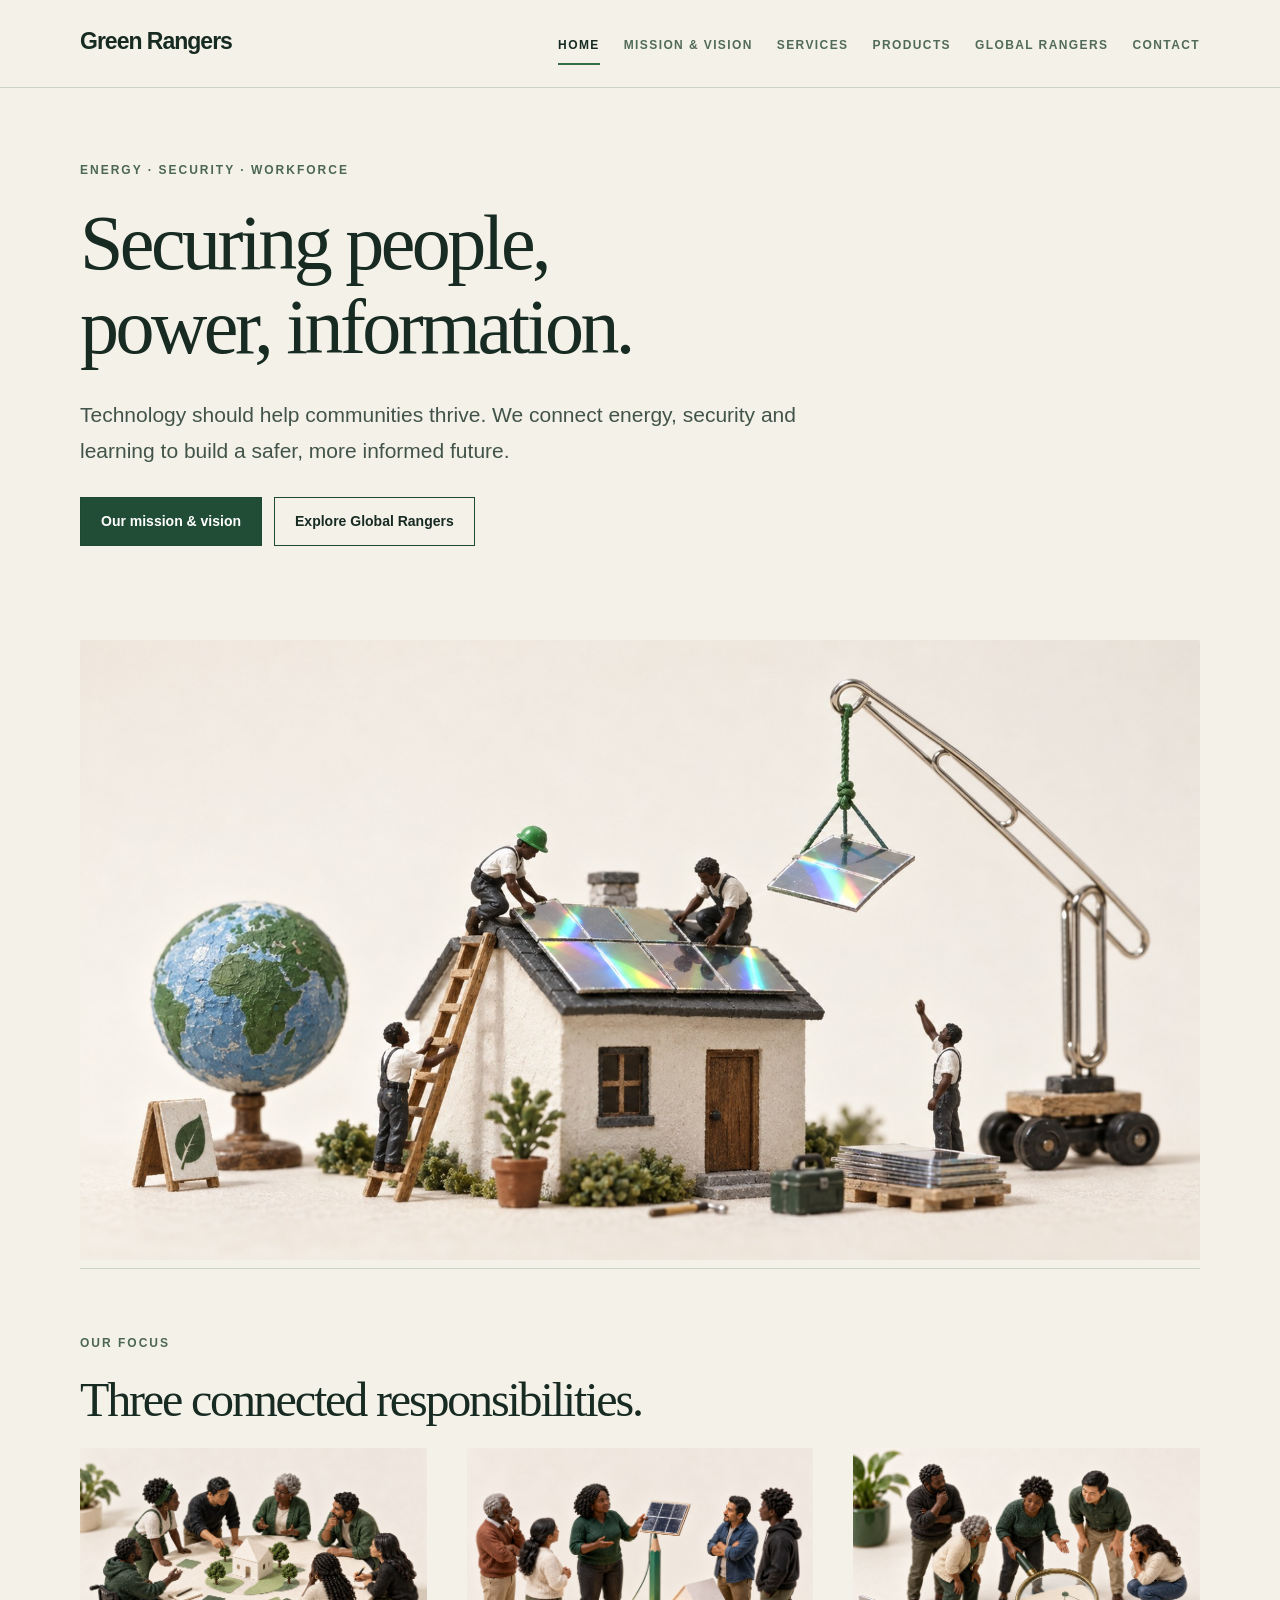
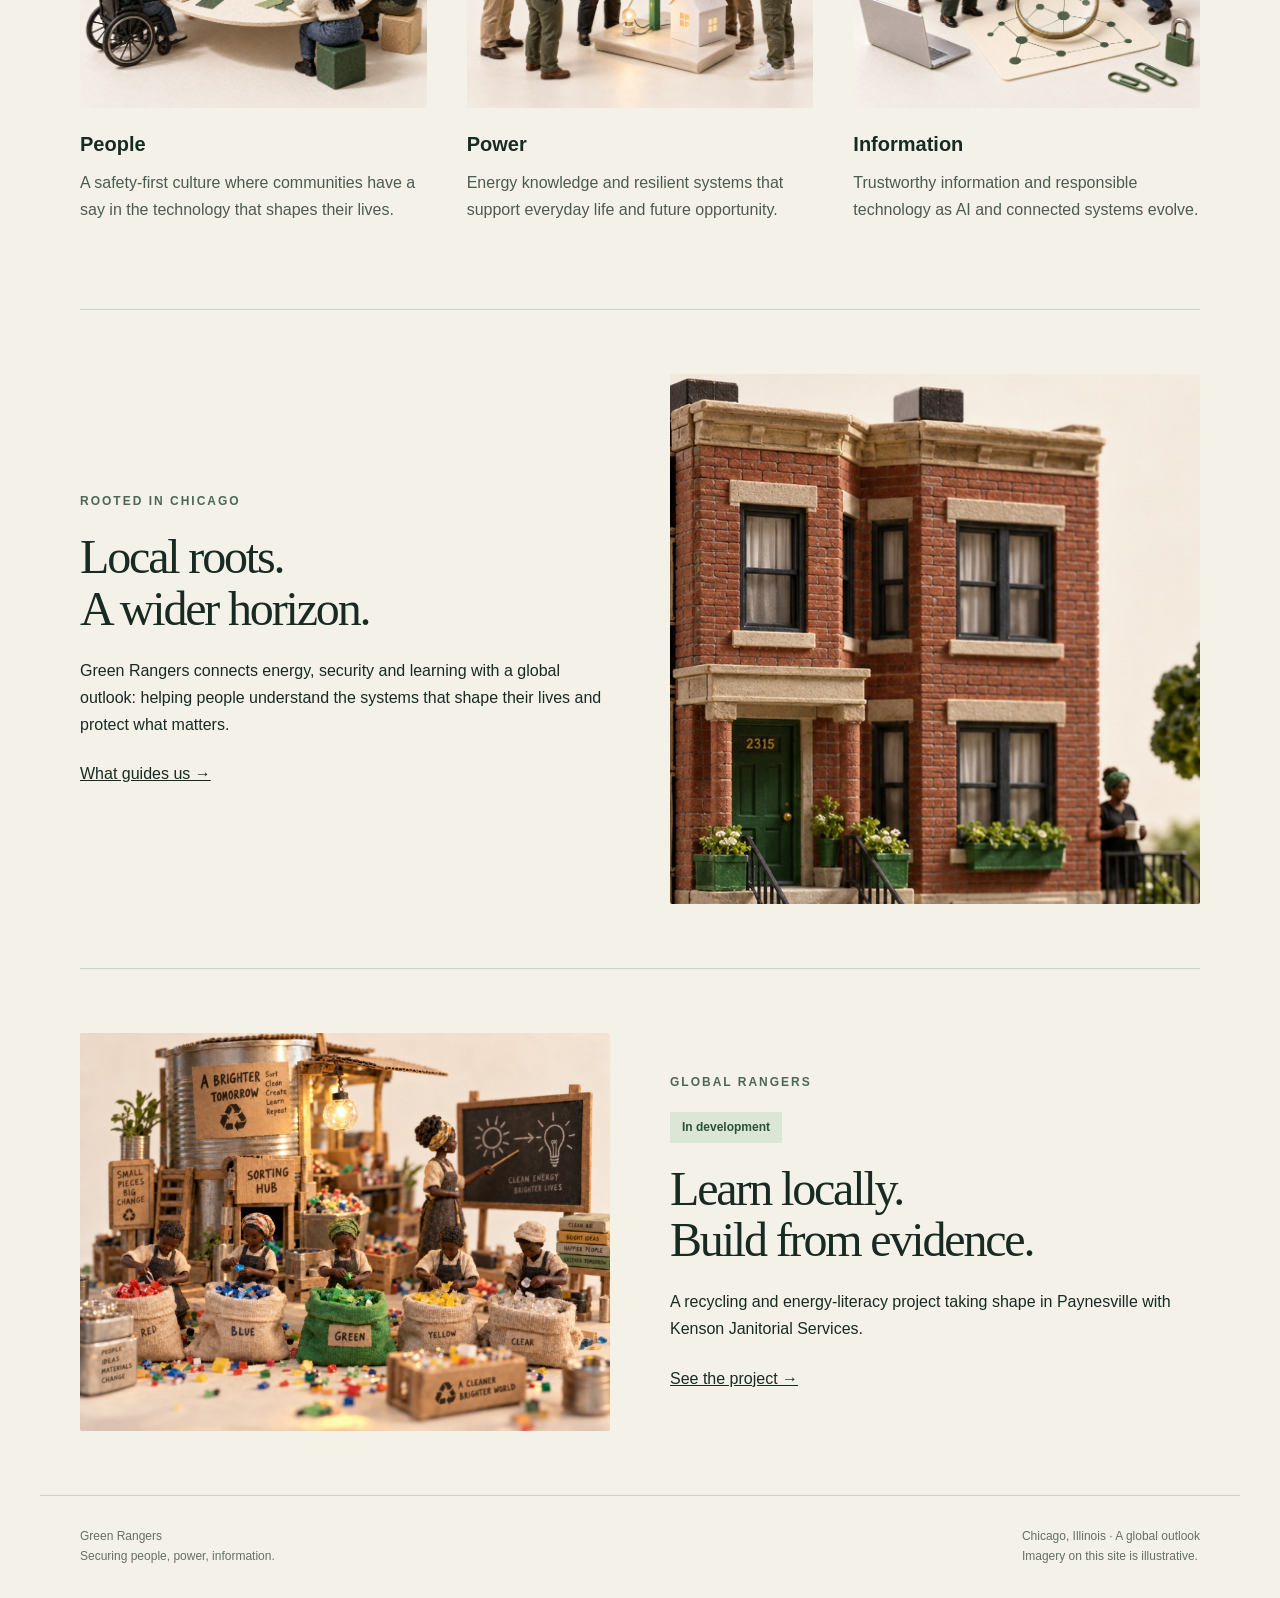
<file: index.html>
<!doctype html><html lang="en"><head><meta charset="utf-8">
<meta name="viewport" content="width=device-width,initial-scale=1"><title>People. Power. Information. | Green Rangers</title><link rel="stylesheet" href="style.css"></head><body><header class="top"><nav class="wrap nav" aria-label="Main navigation"><a class='brand' href='/'>Green Rangers</a><div class="navlinks"><a aria-current='page' href='/'>Home</a><a href='/mission'>Mission & Vision</a><a href='/services'>Services</a><a href='/products'>Products</a><a href='/liberia'>Global Rangers</a><a href='/contact'>Contact</a></div></nav></header><main><div class="wrap"><section class="hero"><p class="eyebrow">Energy · Security · Workforce</p><h1>Securing people,<br>power, information.</h1><p class="lead">Technology should help communities thrive. We connect energy, security and learning to build a safer, more informed future.</p><div class="buttons"><a class='button primary' href='/mission'>Our mission & vision</a><a class='button' href='/liberia'>Explore Global Rangers</a></div></section><figure class="wide"><img src="assets/hero.jpg" alt="Miniature illustration of a crew working on a model house beside a globe."></figure><section class="section"><p class="eyebrow">Our focus</p><h2>Three connected responsibilities.</h2><div class="grid"><article><figure class="focus-art"><img src="assets/people.jpg" alt="Miniature illustration of a diverse, multigenerational group planning together around a paper house." loading="lazy"></figure><h3>People</h3><p>A safety-first culture where communities have a say in the technology that shapes their lives.</p></article><article><figure class="focus-art"><img src="assets/power.jpg" alt="Miniature illustration of a woman teaching a mixed-age group with a pencil-mounted solar model." loading="lazy"></figure><h3>Power</h3><p>Energy knowledge and resilient systems that support everyday life and future opportunity.</p></article><article><figure class="focus-art"><img src="assets/information.jpg" alt="Miniature illustration of a diverse group exploring connected information through an oversized magnifying glass." loading="lazy"></figure><h3>Information</h3><p>Trustworthy information and responsible technology as AI and connected systems evolve.</p></article></div></section><section class="section split"><div><p class="eyebrow">Rooted in Chicago</p><h2>Local roots.<br>A wider horizon.</h2><p>Green Rangers connects energy, security and learning with a global outlook: helping people understand the systems that shape their lives and protect what matters.</p><a href='/mission'>What guides us →</a></div><figure class=""><img src="assets/chicago.jpg" alt="Miniature illustration of a Chicago-style brick home and neighbors."></figure></section><section class="section split"><figure class=""><img src="assets/liberia.jpg" alt="Miniature illustration of a materials-sorting and energy-learning scene."></figure><div><p class="eyebrow">Global Rangers</p><span class="status">In development</span><h2>Learn locally.<br>Build from evidence.</h2><p>A recycling and energy-literacy project taking shape in Paynesville with Kenson Janitorial Services.</p><a href='/liberia'>See the project →</a></div></section></div></main><footer class="wrap footer"><p>Green Rangers<br>Securing people, power, information.</p><p>Chicago, Illinois · A global outlook<br>Imagery on this site is illustrative.</p></footer></body></html>
</file>
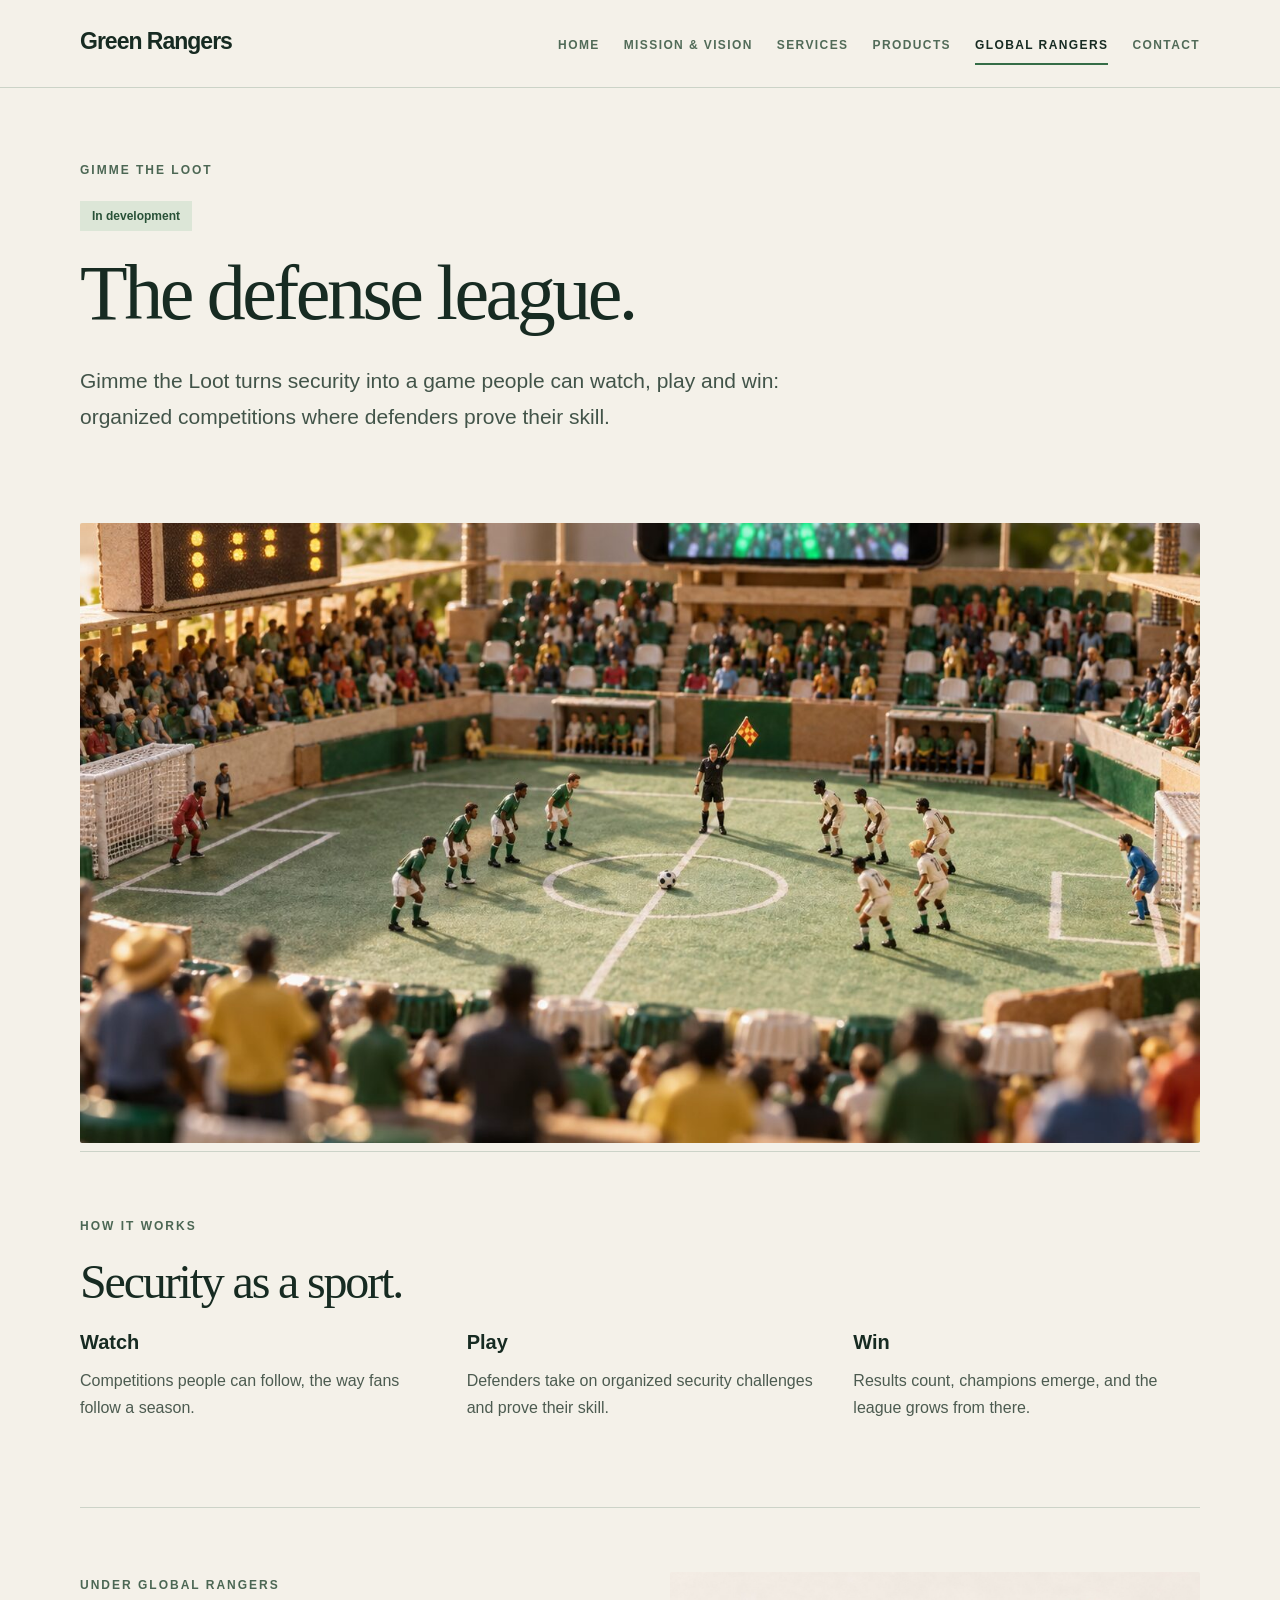
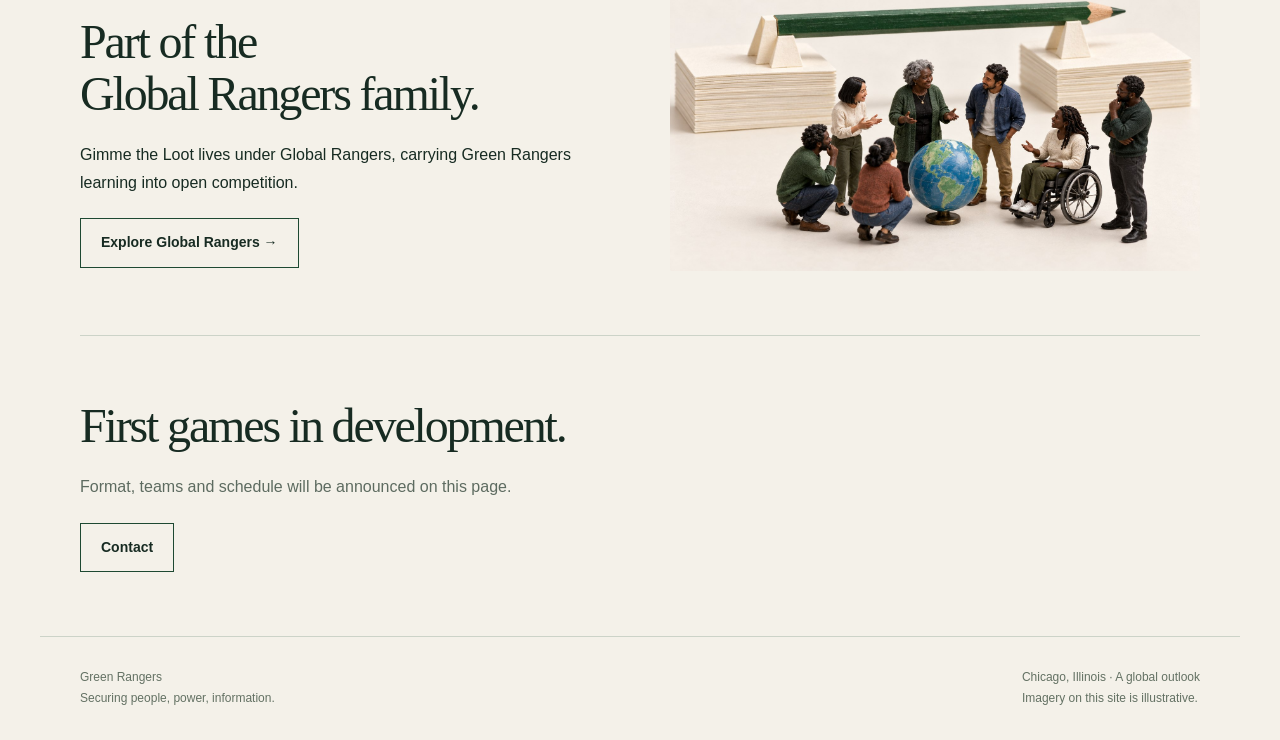
<file: 1-gimme-the-loot.html>
<!doctype html><html lang="en"><head><meta charset="utf-8">
<meta name="viewport" content="width=device-width,initial-scale=1"><title>Gimme the Loot | Green Rangers</title><link rel="stylesheet" href="style.css"></head><body><header class="top"><nav class="wrap nav" aria-label="Main navigation"><a class='brand' href='/'>Green Rangers</a><div class="navlinks"><a href='/'>Home</a><a href='/mission'>Mission & Vision</a><a href='/services'>Services</a><a href='/products'>Products</a><a aria-current='page' href='/liberia'>Global Rangers</a><a href='/contact'>Contact</a></div></nav></header><main><div class="wrap"><section class="hero"><p class="eyebrow">Gimme the Loot</p><span class="status">In development</span><h1>The defense league.</h1><p class="lead">Gimme the Loot turns security into a game people can watch, play and win: organized competitions where defenders prove their skill.</p></section><figure class="wide"><img src="assets/league.jpg" alt="Miniature illustration of two tiny teams facing off in a model stadium, with a phone screen as the scoreboard."></figure><section class="section"><p class="eyebrow">How it works</p><h2>Security as a sport.</h2><div class="grid"><article><h3>Watch</h3><p>Competitions people can follow, the way fans follow a season.</p></article><article><h3>Play</h3><p>Defenders take on organized security challenges and prove their skill.</p></article><article><h3>Win</h3><p>Results count, champions emerge, and the league grows from there.</p></article></div></section><section class="section split"><div><p class="eyebrow">Under Global Rangers</p><h2>Part of the<br>Global Rangers family.</h2><p>Gimme the Loot lives under Global Rangers, carrying Green Rangers learning into open competition.</p><a class='button' href='/liberia'>Explore Global Rangers &rarr;</a></div><figure class=""><img src="assets/connect.jpg" alt="Miniature illustration of a diverse group meeting beside a pencil bridge and a marble globe."></figure></section><section class="section"><h2>First games in development.</h2><p class="muted">Format, teams and schedule will be announced on this page.</p><a class='button' href='/contact'>Contact</a></section></div></main><footer class="wrap footer"><p>Green Rangers<br>Securing people, power, information.</p><p>Chicago, Illinois · A global outlook<br>Imagery on this site is illustrative.</p></footer></body></html>
</file>
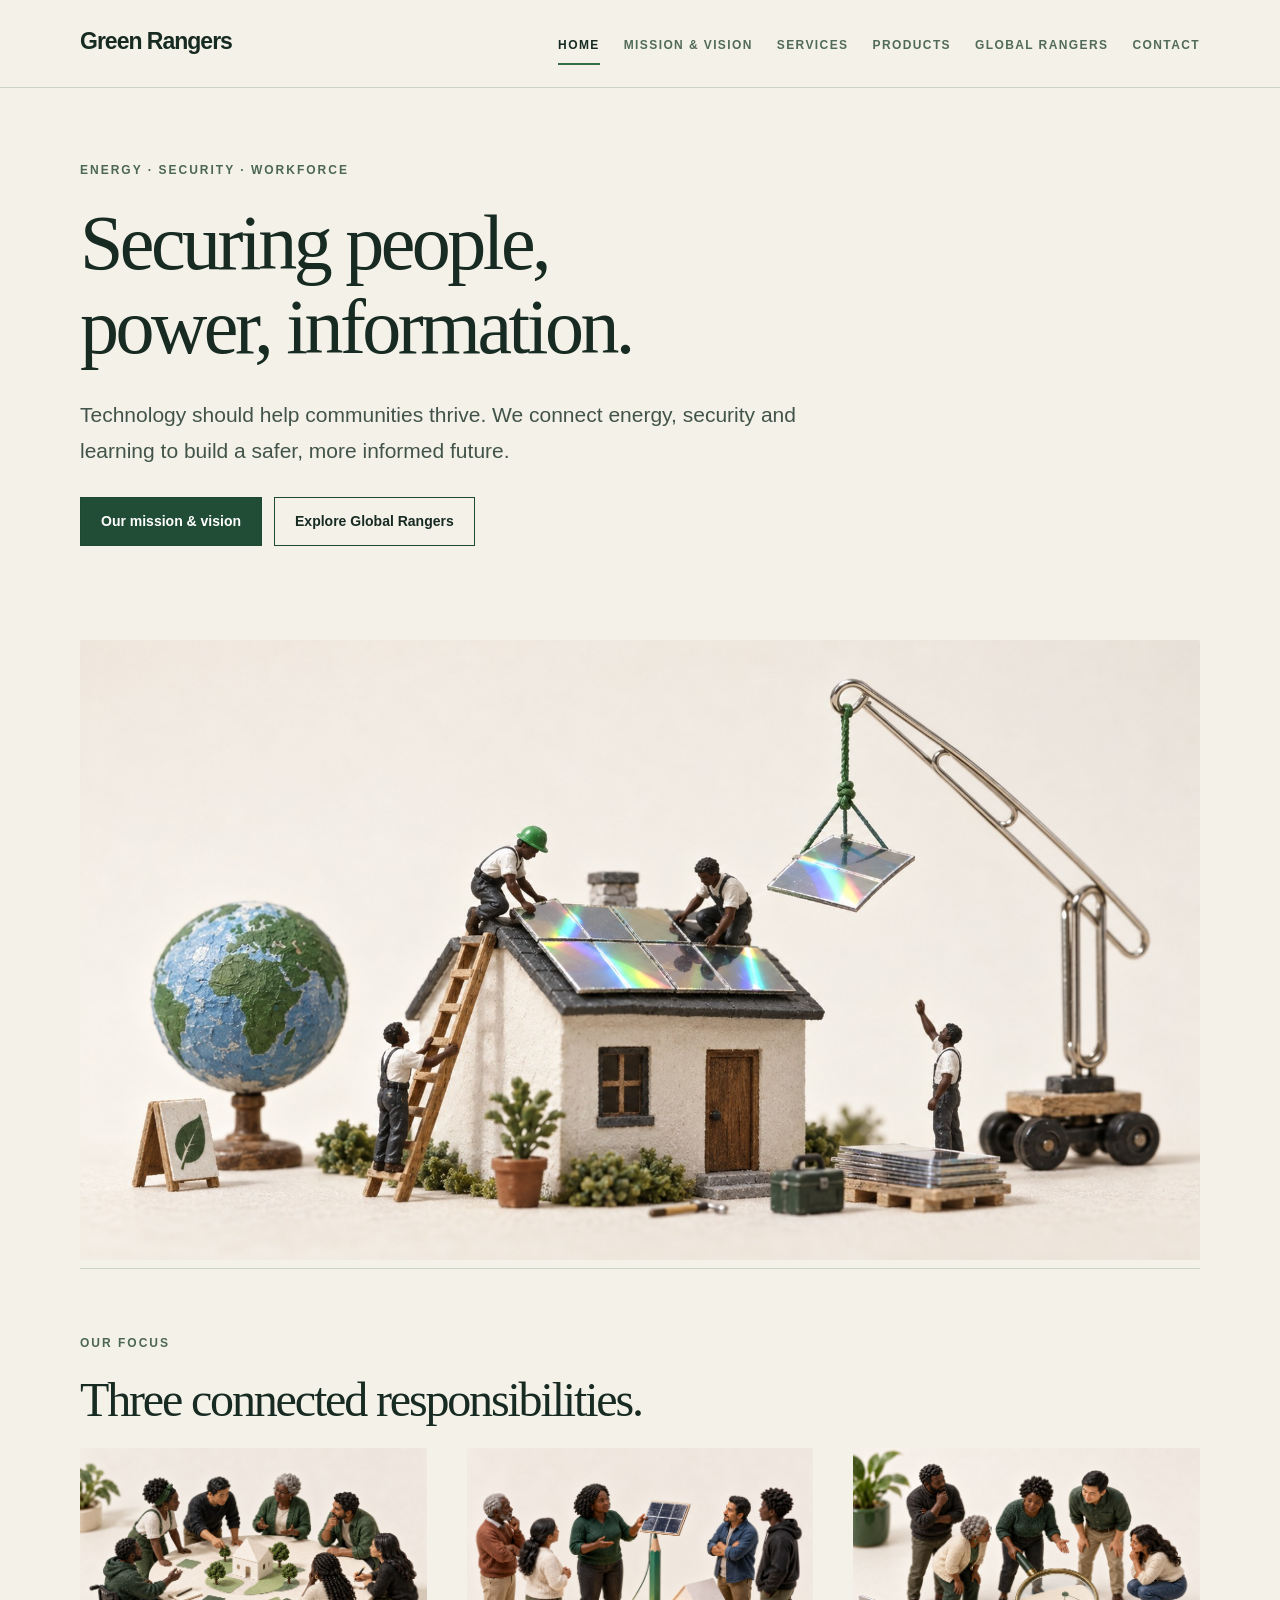
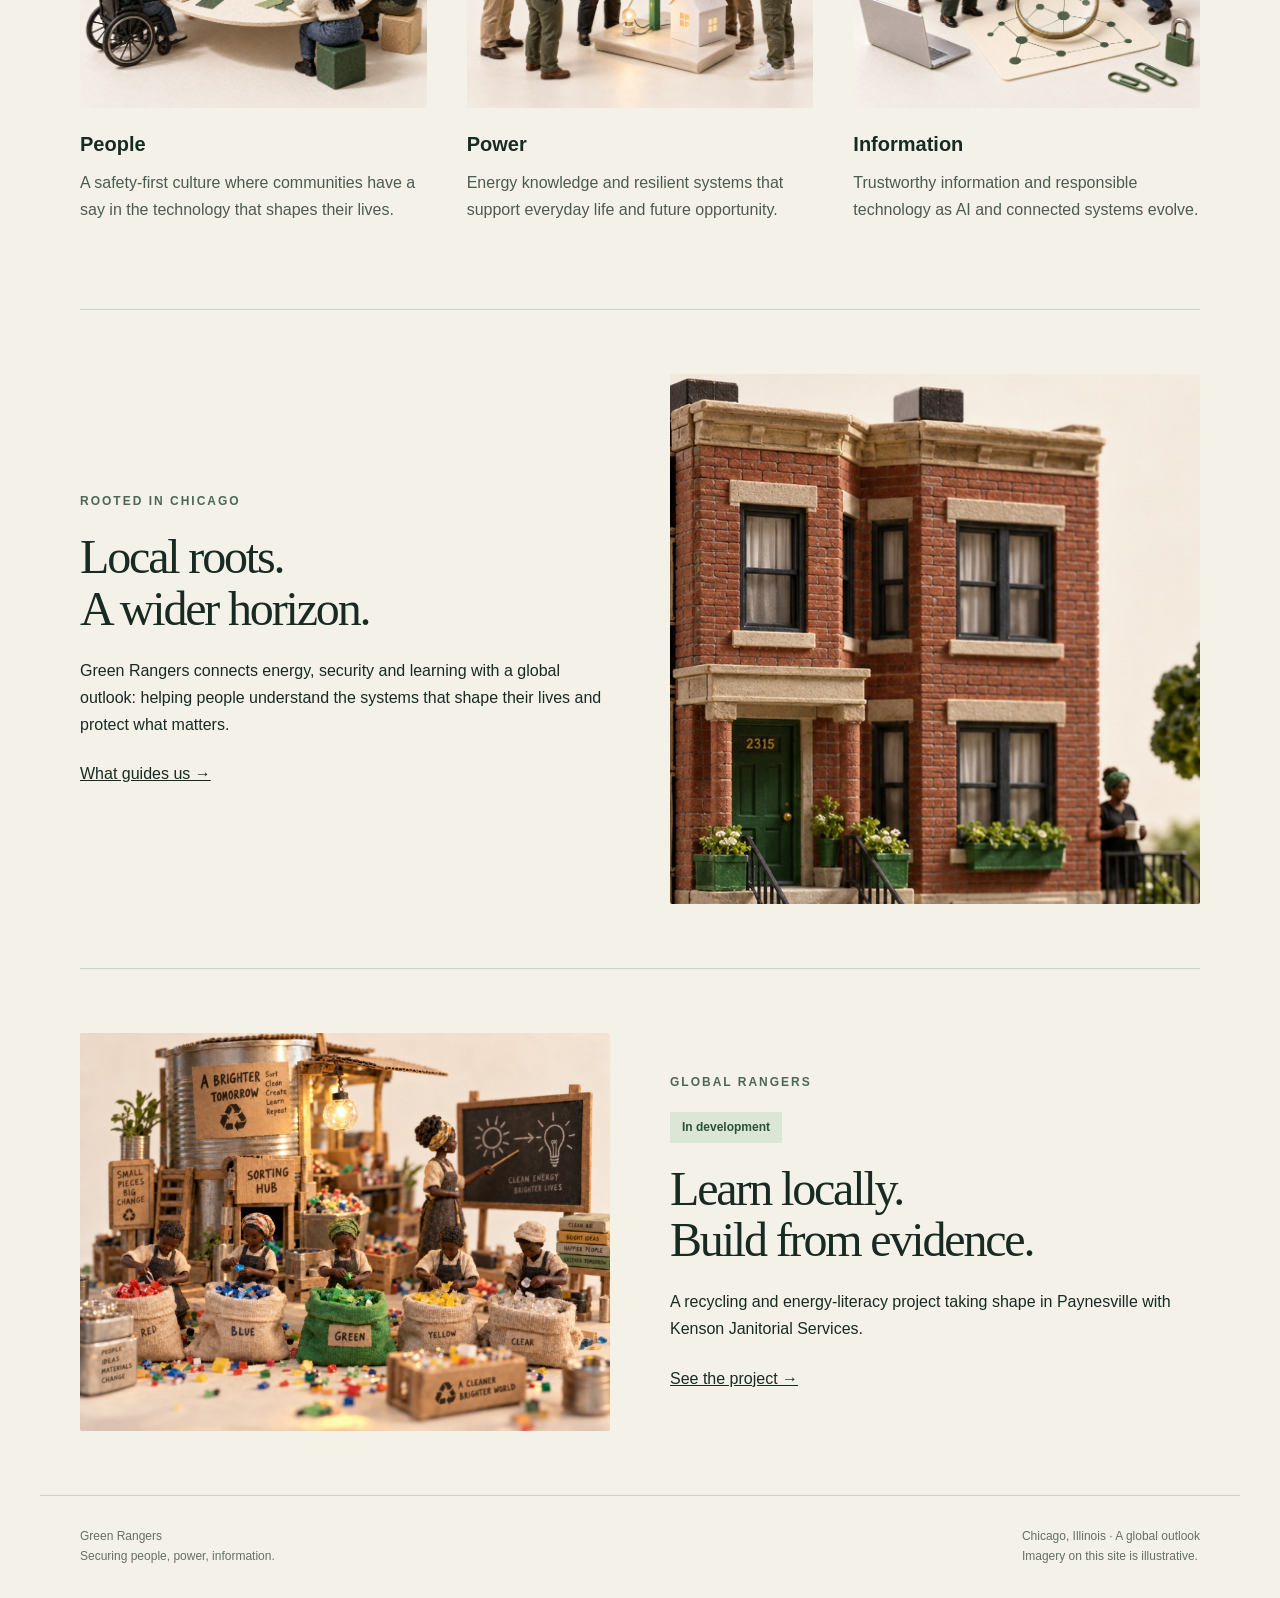
<file: 1-index.html>
<!doctype html><html lang="en"><head><meta charset="utf-8">
<meta name="viewport" content="width=device-width,initial-scale=1"><meta name="robots" content="noindex,nofollow,noarchive"><title>People. Power. Information. | Green Rangers</title><link rel="stylesheet" href="style.css"></head><body><header class="top"><nav class="wrap nav" aria-label="Main navigation"><a class='brand' href='/'>Green Rangers</a><div class="navlinks"><a aria-current='page' href='/'>Home</a><a href='/mission'>Mission & Vision</a><a href='/services'>Services</a><a href='/products'>Products</a><a href='/liberia'>Global Rangers</a><a href='/contact'>Contact</a></div></nav></header><main><div class="wrap"><section class="hero"><p class="eyebrow">Energy · Security · Workforce</p><h1>Securing people,<br>power, information.</h1><p class="lead">Technology should help communities thrive. We connect energy, security and learning to build a safer, more informed future.</p><div class="buttons"><a class='button primary' href='/mission'>Our mission & vision</a><a class='button' href='/liberia'>Explore Global Rangers</a></div></section><figure class="wide"><img src="assets/hero.jpg" alt="Miniature illustration of a crew working on a model house beside a globe."></figure><section class="section"><p class="eyebrow">Our focus</p><h2>Three connected responsibilities.</h2><div class="grid"><article><figure class="focus-art"><img src="assets/people.jpg" alt="Miniature illustration of a diverse, multigenerational group planning together around a paper house." loading="lazy"></figure><h3>People</h3><p>A safety-first culture where communities have a say in the technology that shapes their lives.</p></article><article><figure class="focus-art"><img src="assets/power.jpg" alt="Miniature illustration of a woman teaching a mixed-age group with a pencil-mounted solar model." loading="lazy"></figure><h3>Power</h3><p>Energy knowledge and resilient systems that support everyday life and future opportunity.</p></article><article><figure class="focus-art"><img src="assets/information.jpg" alt="Miniature illustration of a diverse group exploring connected information through an oversized magnifying glass." loading="lazy"></figure><h3>Information</h3><p>Trustworthy information and responsible technology as AI and connected systems evolve.</p></article></div></section><section class="section split"><div><p class="eyebrow">Rooted in Chicago</p><h2>Local roots.<br>A wider horizon.</h2><p>Green Rangers connects energy, security and learning with a global outlook: helping people understand the systems that shape their lives and protect what matters.</p><a href='/mission'>What guides us →</a></div><figure class=""><img src="assets/chicago.jpg" alt="Miniature illustration of a Chicago-style brick home and neighbors."></figure></section><section class="section split"><figure class=""><img src="assets/liberia.jpg" alt="Miniature illustration of a materials-sorting and energy-learning scene."></figure><div><p class="eyebrow">Global Rangers</p><span class="status">In development</span><h2>Learn locally.<br>Build from evidence.</h2><p>A recycling and energy-literacy project taking shape in Paynesville with Kenson Janitorial Services.</p><a href='/liberia'>See the project →</a></div></section></div></main><footer class="wrap footer"><p>Green Rangers<br>Securing people, power, information.</p><p>Chicago, Illinois · A global outlook<br>Imagery on this site is illustrative.</p></footer></body></html>
</file>
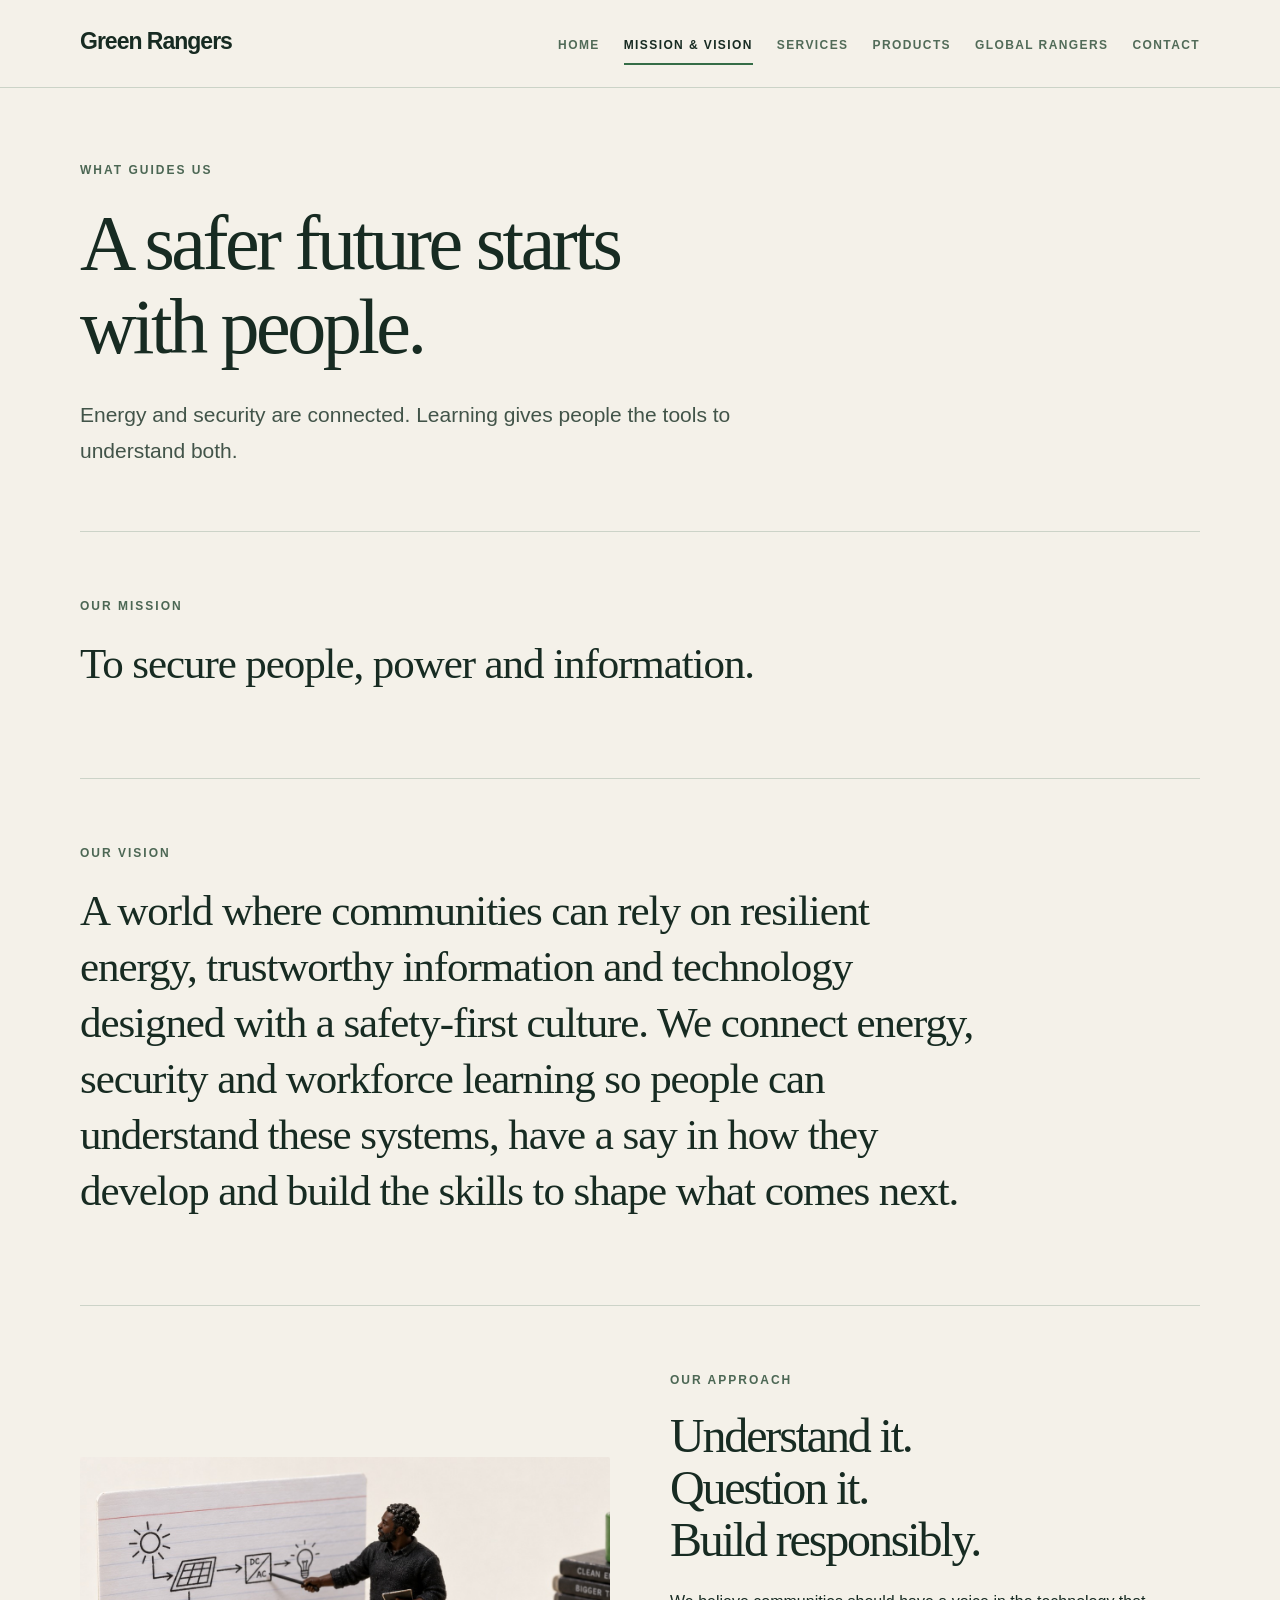
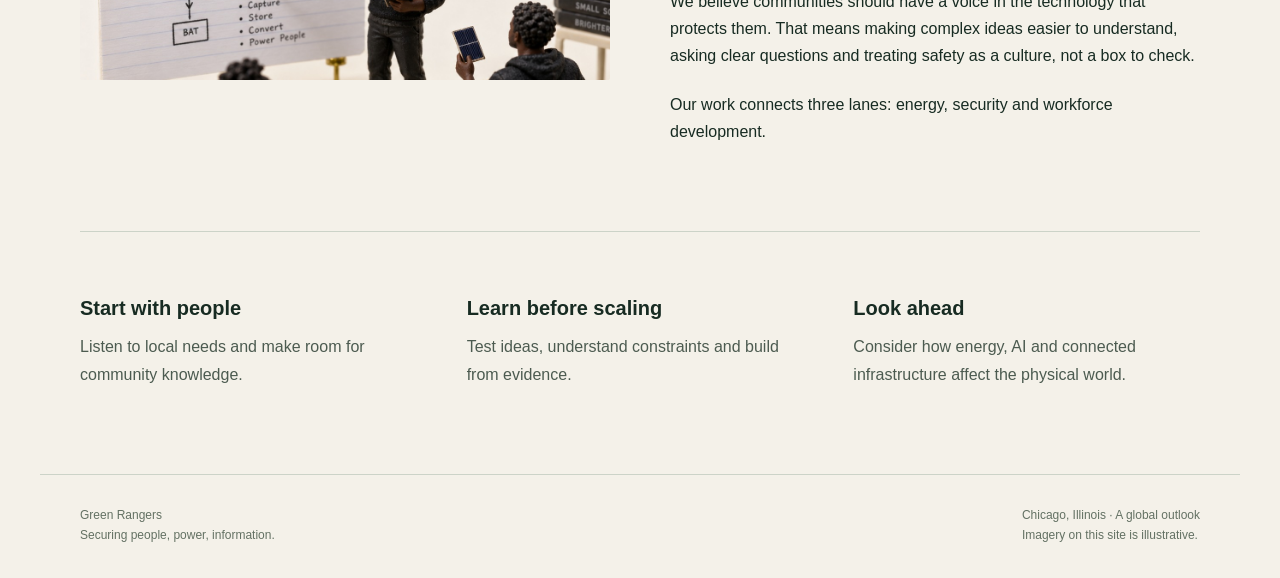
<file: 3-mission.html>
<!doctype html><html lang="en"><head><meta charset="utf-8">
<meta name="viewport" content="width=device-width,initial-scale=1"><meta name="robots" content="noindex,nofollow,noarchive"><title>Mission & Vision | Green Rangers</title><link rel="stylesheet" href="style.css"></head><body><header class="top"><nav class="wrap nav" aria-label="Main navigation"><a class='brand' href='/'>Green Rangers</a><div class="navlinks"><a href='/'>Home</a><a aria-current='page' href='/mission'>Mission & Vision</a><a href='/services'>Services</a><a href='/products'>Products</a><a href='/liberia'>Global Rangers</a><a href='/contact'>Contact</a></div></nav></header><main><div class="wrap"><section class="hero"><p class="eyebrow">What guides us</p><h1>A safer future starts<br>with people.</h1><p class="lead">Energy and security are connected. Learning gives people the tools to understand both.</p></section><section class="section"><p class="eyebrow">Our mission</p><p class="statement">To secure people, power and information.</p></section><section class="section"><p class="eyebrow">Our vision</p><p class="statement">A world where communities can rely on resilient energy, trustworthy information and technology designed with a safety-first culture. We connect energy, security and workforce learning so people can understand these systems, have a say in how they develop and build the skills to shape what comes next.</p></section><section class="section split"><figure class=""><img src="assets/training.jpg" alt="Miniature illustration of an educator and learners discussing solar energy."></figure><div><p class="eyebrow">Our approach</p><h2>Understand it.<br>Question it.<br>Build responsibly.</h2><p>We believe communities should have a voice in the technology that protects them. That means making complex ideas easier to understand, asking clear questions and treating safety as a culture, not a box to check.</p><p>Our work connects three lanes: energy, security and workforce development.</p></div></section><section class="section grid"><article><h3>Start with people</h3><p>Listen to local needs and make room for community knowledge.</p></article><article><h3>Learn before scaling</h3><p>Test ideas, understand constraints and build from evidence.</p></article><article><h3>Look ahead</h3><p>Consider how energy, AI and connected infrastructure affect the physical world.</p></article></section></div></main><footer class="wrap footer"><p>Green Rangers<br>Securing people, power, information.</p><p>Chicago, Illinois · A global outlook<br>Imagery on this site is illustrative.</p></footer></body></html>
</file>
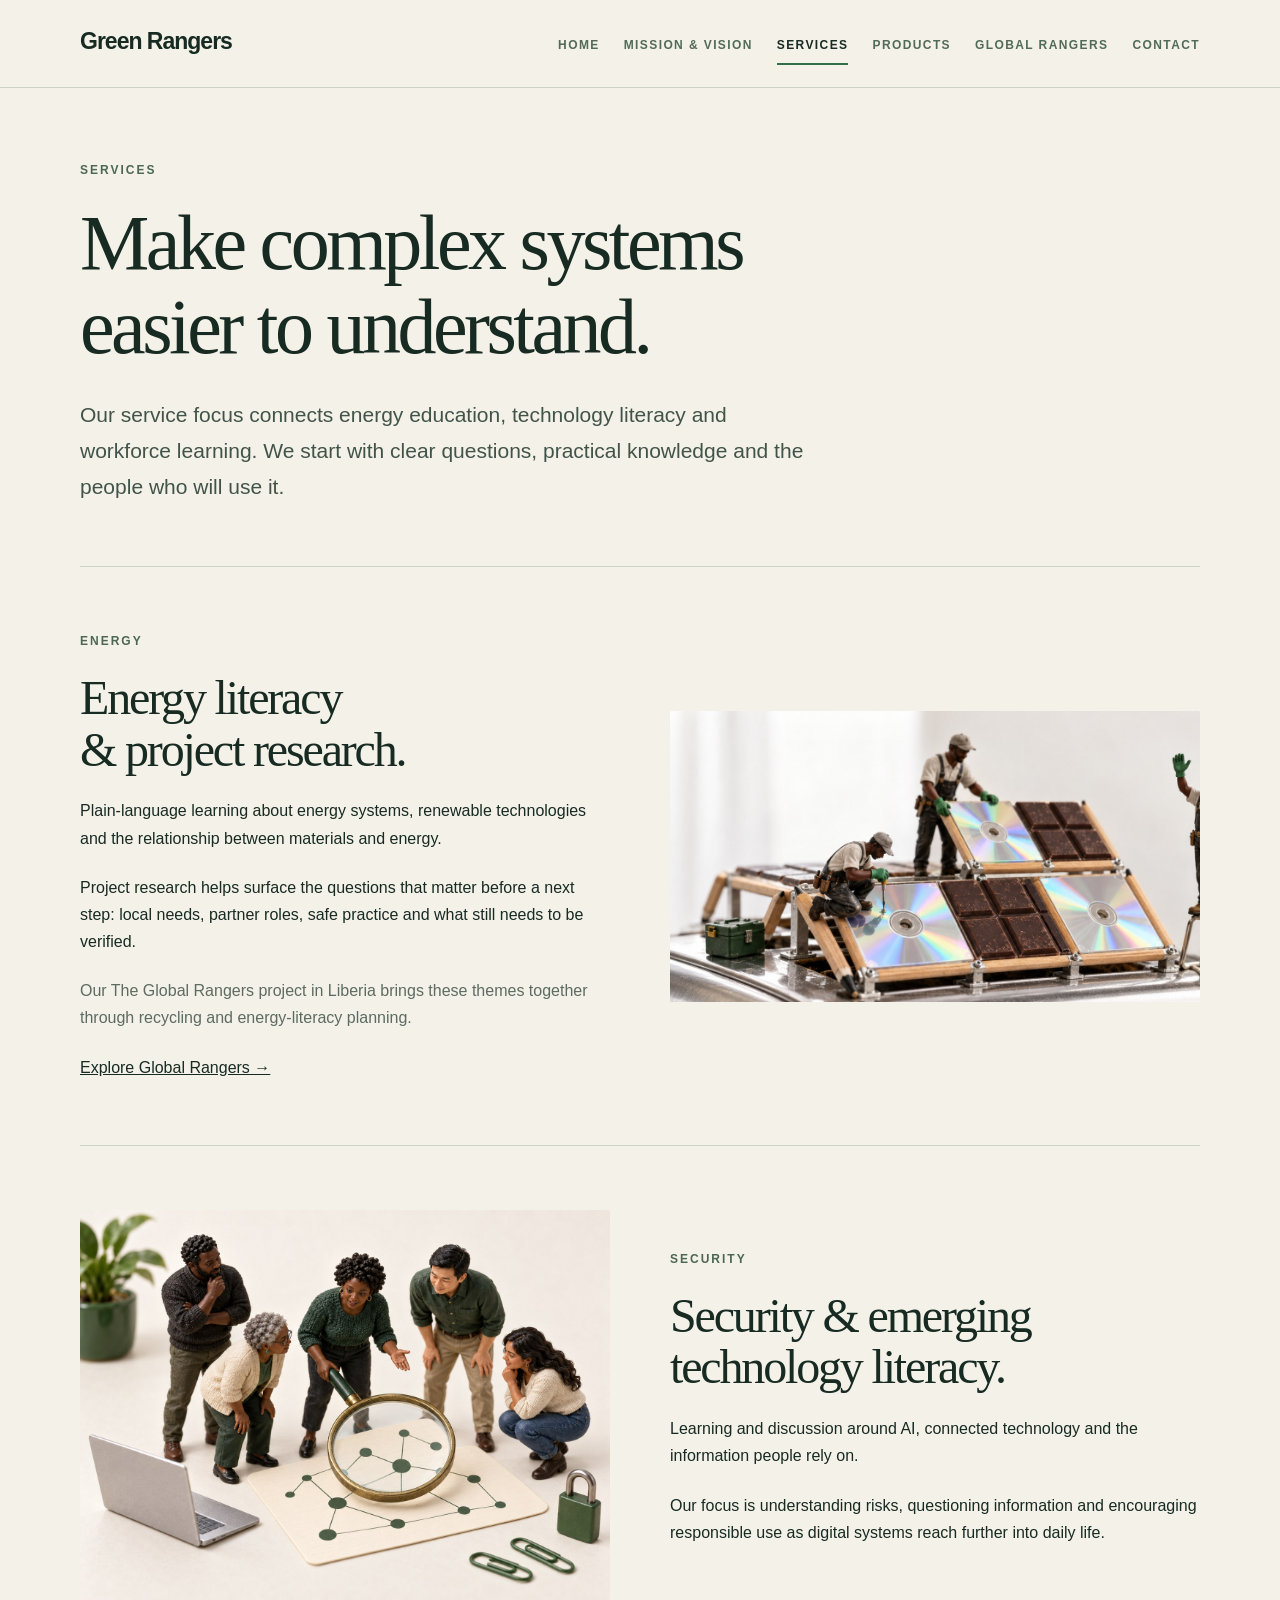
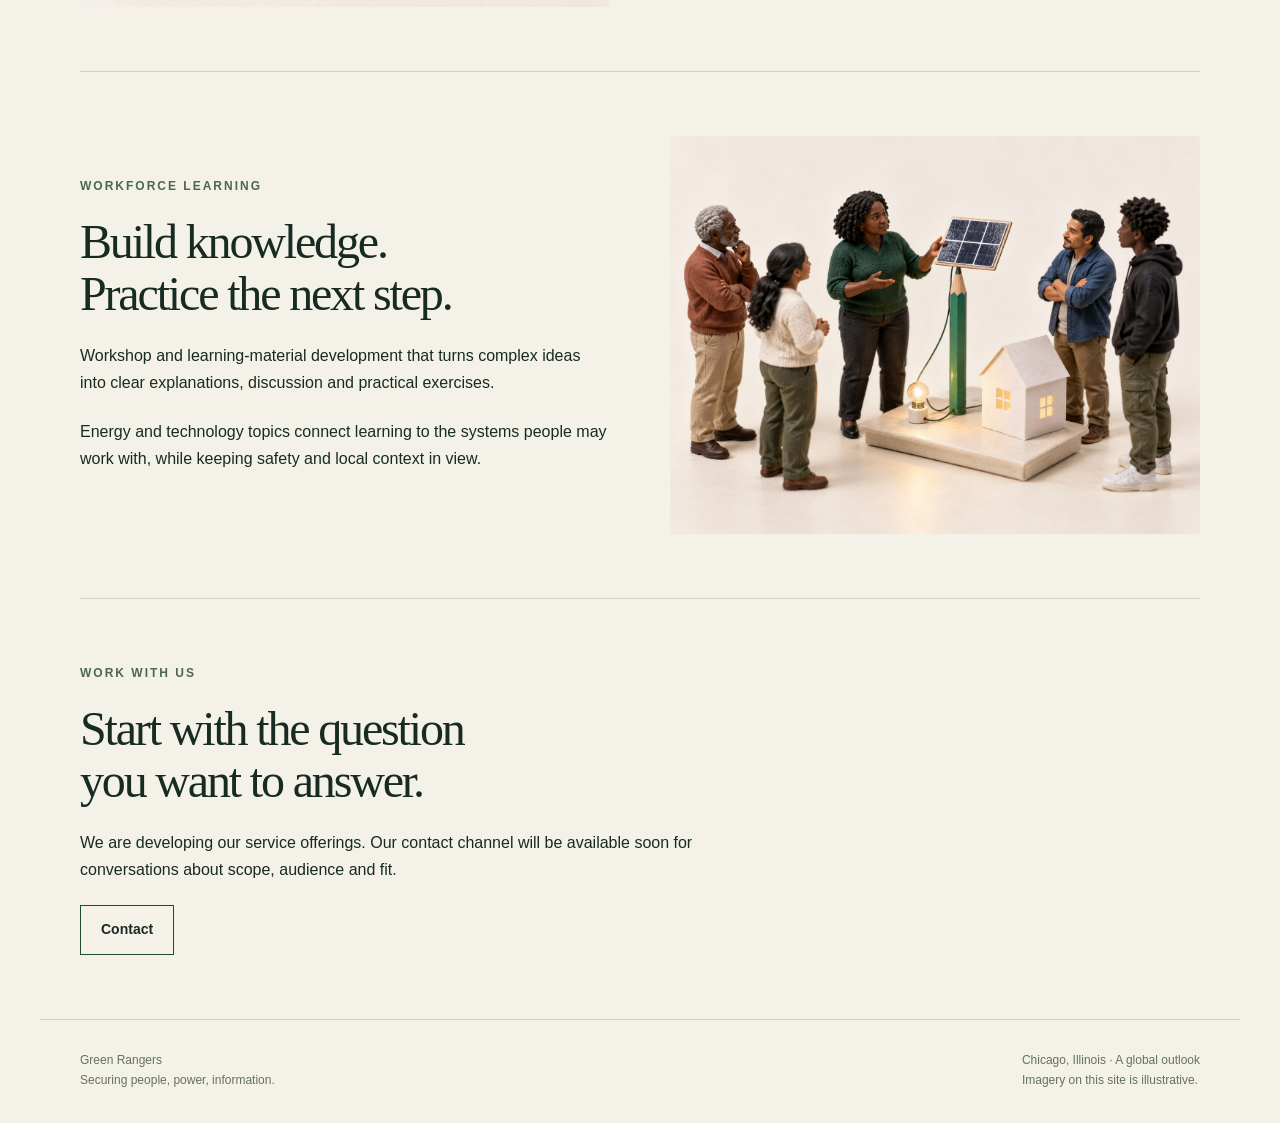
<file: 4-services.html>
<!doctype html><html lang="en"><head><meta charset="utf-8">
<meta name="viewport" content="width=device-width,initial-scale=1"><meta name="robots" content="noindex,nofollow,noarchive"><title>Services | Green Rangers</title><link rel="stylesheet" href="style.css"></head><body><header class="top"><nav class="wrap nav" aria-label="Main navigation"><a class='brand' href='/'>Green Rangers</a><div class="navlinks"><a href='/'>Home</a><a href='/mission'>Mission & Vision</a><a aria-current='page' href='/services'>Services</a><a href='/products'>Products</a><a href='/liberia'>Global Rangers</a><a href='/contact'>Contact</a></div></nav></header><main><div class="wrap"><section class="hero"><p class="eyebrow">Services</p><h1>Make complex systems<br>easier to understand.</h1><p class="lead">Our service focus connects energy education, technology literacy and workforce learning. We start with clear questions, practical knowledge and the people who will use it.</p></section><section class="section split"><div><p class="eyebrow">Energy</p><h2>Energy literacy<br>& project research.</h2><p>Plain-language learning about energy systems, renewable technologies and the relationship between materials and energy.</p><p>Project research helps surface the questions that matter before a next step: local needs, partner roles, safe practice and what still needs to be verified.</p><p class="muted">Our The Global Rangers project in Liberia brings these themes together through recycling and energy-literacy planning.</p><a href='/liberia'>Explore Global Rangers →</a></div><figure class=""><img src="assets/solar.jpg" alt="Miniature illustration of an imagined crew working with reflective model panels."></figure></section><section class="section split"><figure class=""><img src="assets/information.jpg" alt="Miniature illustration of a diverse group using a magnifying glass to explore connected information."></figure><div><p class="eyebrow">Security</p><h2>Security & emerging<br>technology literacy.</h2><p>Learning and discussion around AI, connected technology and the information people rely on.</p><p>Our focus is understanding risks, questioning information and encouraging responsible use as digital systems reach further into daily life.</p></div></section><section class="section split"><div><p class="eyebrow">Workforce learning</p><h2>Build knowledge.<br>Practice the next step.</h2><p>Workshop and learning-material development that turns complex ideas into clear explanations, discussion and practical exercises.</p><p>Energy and technology topics connect learning to the systems people may work with, while keeping safety and local context in view.</p></div><figure class=""><img src="assets/power.jpg" alt="Miniature illustration of a woman leading a diverse group through an energy-learning demonstration."></figure></section><section class="section"><p class="eyebrow">Work with us</p><h2>Start with the question<br>you want to answer.</h2><p class="body">We are developing our service offerings. Our contact channel will be available soon for conversations about scope, audience and fit.</p><a class='button' href='/contact'>Contact</a></section></div></main><footer class="wrap footer"><p>Green Rangers<br>Securing people, power, information.</p><p>Chicago, Illinois · A global outlook<br>Imagery on this site is illustrative.</p></footer></body></html>
</file>
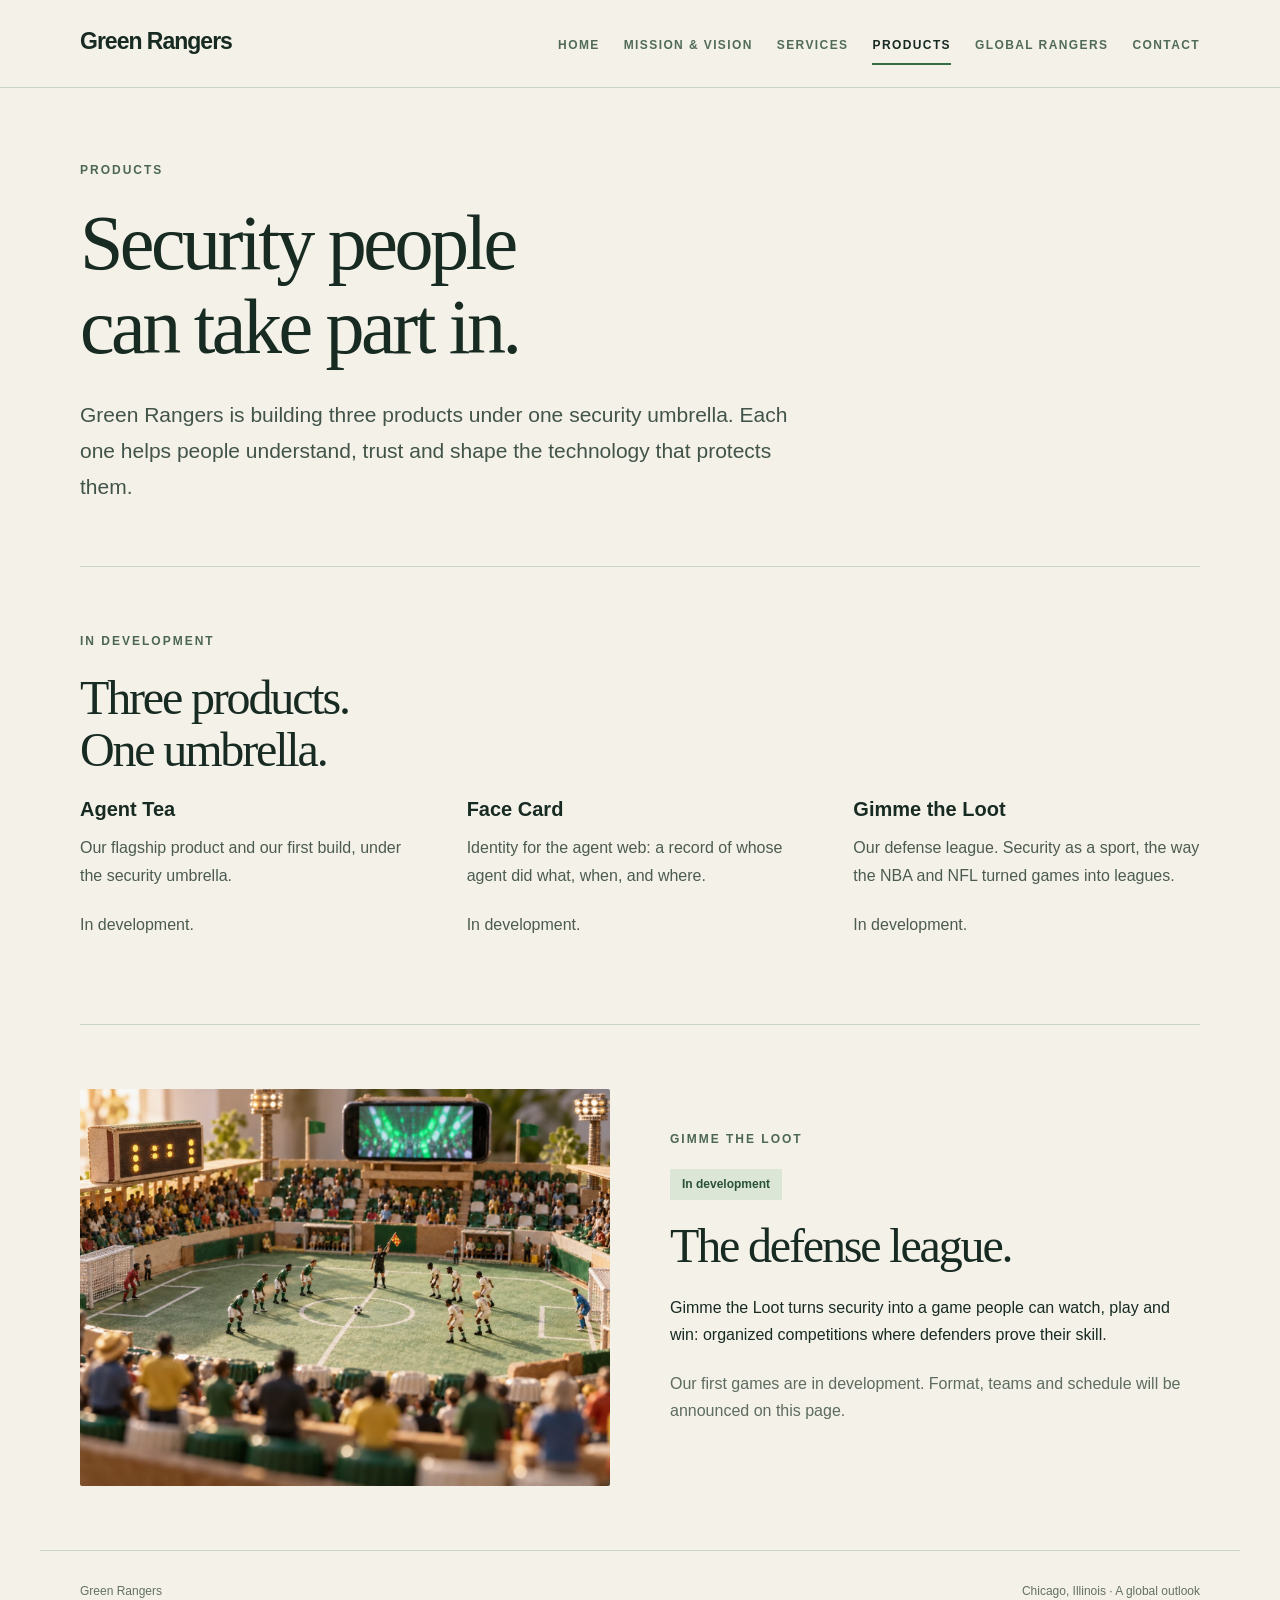
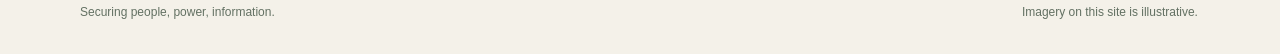
<file: 5-products.html>
<!doctype html><html lang="en"><head><meta charset="utf-8">
<meta name="viewport" content="width=device-width,initial-scale=1"><meta name="robots" content="noindex,nofollow,noarchive"><title>Products | Green Rangers</title><link rel="stylesheet" href="style.css"></head><body><header class="top"><nav class="wrap nav" aria-label="Main navigation"><a class='brand' href='/'>Green Rangers</a><div class="navlinks"><a href='/'>Home</a><a href='/mission'>Mission & Vision</a><a href='/services'>Services</a><a aria-current='page' href='/products'>Products</a><a href='/liberia'>Global Rangers</a><a href='/contact'>Contact</a></div></nav></header><main><div class="wrap"><section class="hero"><p class="eyebrow">Products</p><h1>Security people<br>can take part in.</h1><p class="lead">Green Rangers is building three products under one security umbrella. Each one helps people understand, trust and shape the technology that protects them.</p></section><section class="section"><p class="eyebrow">In development</p><h2>Three products.<br>One umbrella.</h2><div class="grid"><article><h3>Agent Tea</h3><p>Our flagship product and our first build, under the security umbrella.</p><p class="muted">In development.</p></article><article><h3>Face Card</h3><p>Identity for the agent web: a record of whose agent did what, when, and where.</p><p class="muted">In development.</p></article><article><h3>Gimme the Loot</h3><p>Our defense league. Security as a sport, the way the NBA and NFL turned games into leagues.</p><p class="muted">In development.</p></article></div></section><section class="section split"><figure class=""><img src="assets/league.jpg" alt="Miniature illustration of two tiny teams facing off in a model stadium, with a phone screen as the scoreboard."></figure><div><p class="eyebrow">Gimme the Loot</p><span class="status">In development</span><h2>The defense league.</h2><p>Gimme the Loot turns security into a game people can watch, play and win: organized competitions where defenders prove their skill.</p><p class="muted">Our first games are in development. Format, teams and schedule will be announced on this page.</p></div></section></div></main><footer class="wrap footer"><p>Green Rangers<br>Securing people, power, information.</p><p>Chicago, Illinois · A global outlook<br>Imagery on this site is illustrative.</p></footer></body></html>
</file>
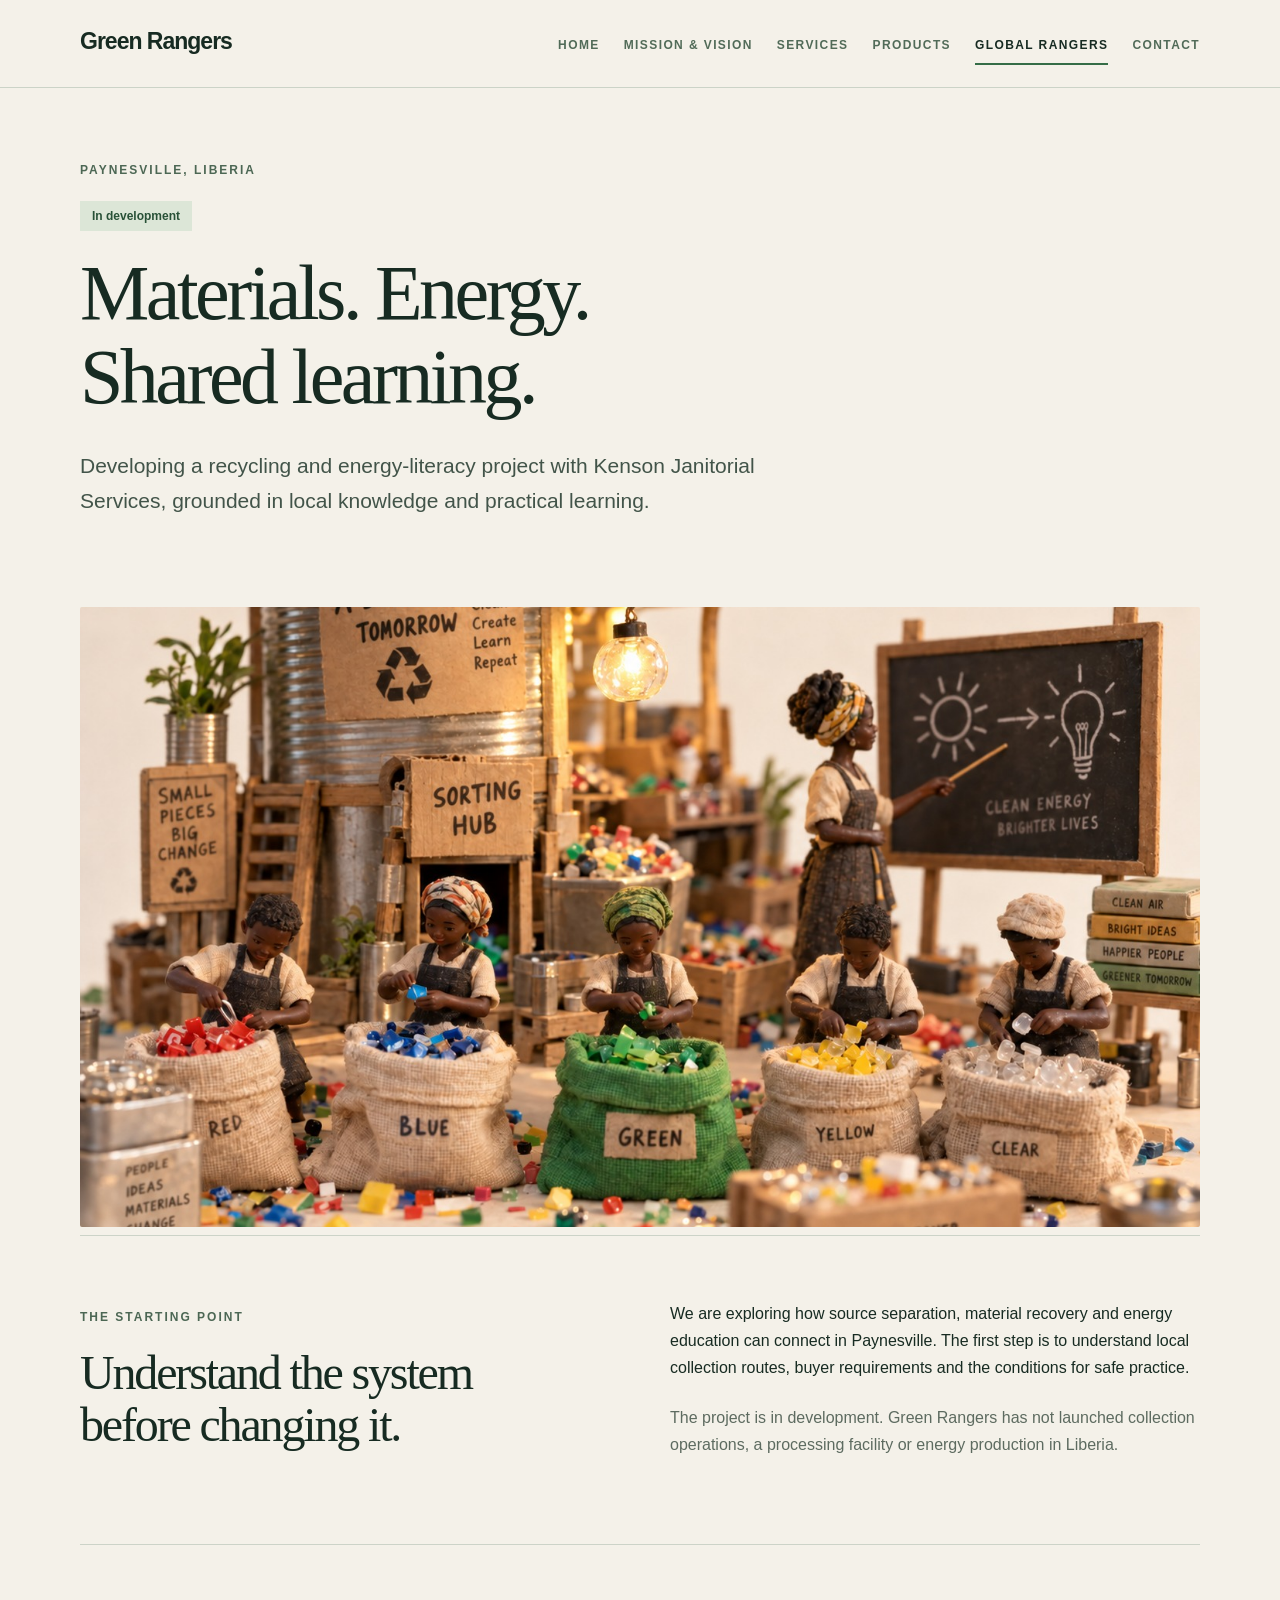
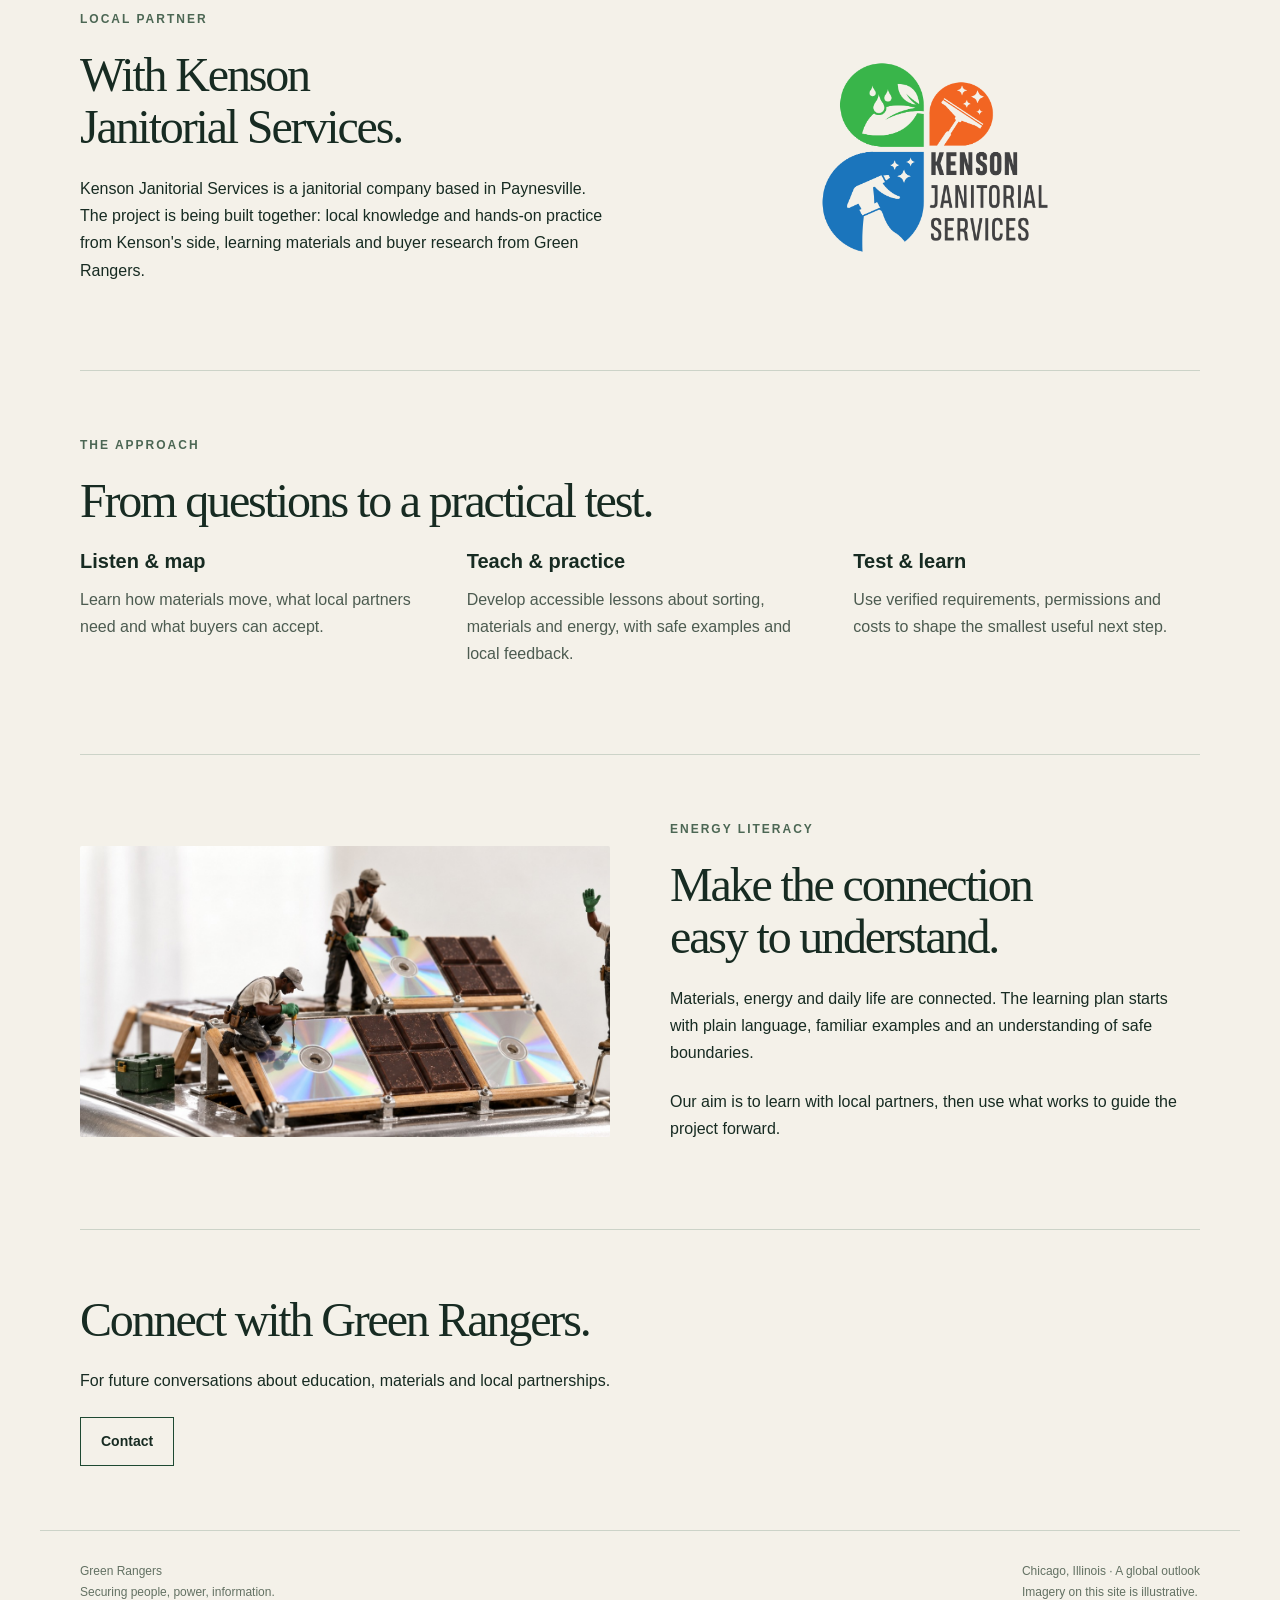
<file: 6-liberia.html>
<!doctype html><html lang="en"><head><meta charset="utf-8">
<meta name="viewport" content="width=device-width,initial-scale=1"><meta name="robots" content="noindex,nofollow,noarchive"><title>Global Rangers | Green Rangers</title><link rel="stylesheet" href="style.css"></head><body><header class="top"><nav class="wrap nav" aria-label="Main navigation"><a class='brand' href='/'>Green Rangers</a><div class="navlinks"><a href='/'>Home</a><a href='/mission'>Mission & Vision</a><a href='/services'>Services</a><a href='/products'>Products</a><a aria-current='page' href='/liberia'>Global Rangers</a><a href='/contact'>Contact</a></div></nav></header><main><div class="wrap"><section class="hero"><p class="eyebrow">Paynesville, Liberia</p><span class="status">In development</span><h1>Materials. Energy.<br>Shared learning.</h1><p class="lead">Developing a recycling and energy-literacy project with Kenson Janitorial Services, grounded in local knowledge and practical learning.</p></section><figure class="wide"><img src="assets/liberia.jpg" alt="Miniature illustration of a clean-material sorting and energy-learning scene."></figure><section class="section split"><div><p class="eyebrow">The starting point</p><h2>Understand the system<br>before changing it.</h2></div><div><p>We are exploring how source separation, material recovery and energy education can connect in Paynesville. The first step is to understand local collection routes, buyer requirements and the conditions for safe practice.</p><p class="muted">The project is in development. Green Rangers has not launched collection operations, a processing facility or energy production in Liberia.</p></div></section><section class="section split"><div><p class="eyebrow">Local partner</p><h2>With Kenson<br>Janitorial Services.</h2><p>Kenson Janitorial Services is a janitorial company based in Paynesville. The project is being built together: local knowledge and hands-on practice from Kenson's side, learning materials and buyer research from Green Rangers.</p></div><figure class="logo"><img src="assets/kjs-logo.png" alt="Kenson Janitorial Services logo."></figure></section><section class="section"><p class="eyebrow">The approach</p><h2>From questions to a practical test.</h2><div class="grid"><article><h3>Listen & map</h3><p>Learn how materials move, what local partners need and what buyers can accept.</p></article><article><h3>Teach & practice</h3><p>Develop accessible lessons about sorting, materials and energy, with safe examples and local feedback.</p></article><article><h3>Test & learn</h3><p>Use verified requirements, permissions and costs to shape the smallest useful next step.</p></article></div></section><section class="section split"><figure class=""><img src="assets/solar.jpg" alt="Miniature illustration of an imagined solar crew working with everyday objects."></figure><div><p class="eyebrow">Energy literacy</p><h2>Make the connection<br>easy to understand.</h2><p>Materials, energy and daily life are connected. The learning plan starts with plain language, familiar examples and an understanding of safe boundaries.</p><p>Our aim is to learn with local partners, then use what works to guide the project forward.</p></div></section><section class="section"><h2>Connect with Green Rangers.</h2><p>For future conversations about education, materials and local partnerships.</p><a class='button' href='/contact'>Contact</a></section></div></main><footer class="wrap footer"><p>Green Rangers<br>Securing people, power, information.</p><p>Chicago, Illinois · A global outlook<br>Imagery on this site is illustrative.</p></footer></body></html>
</file>
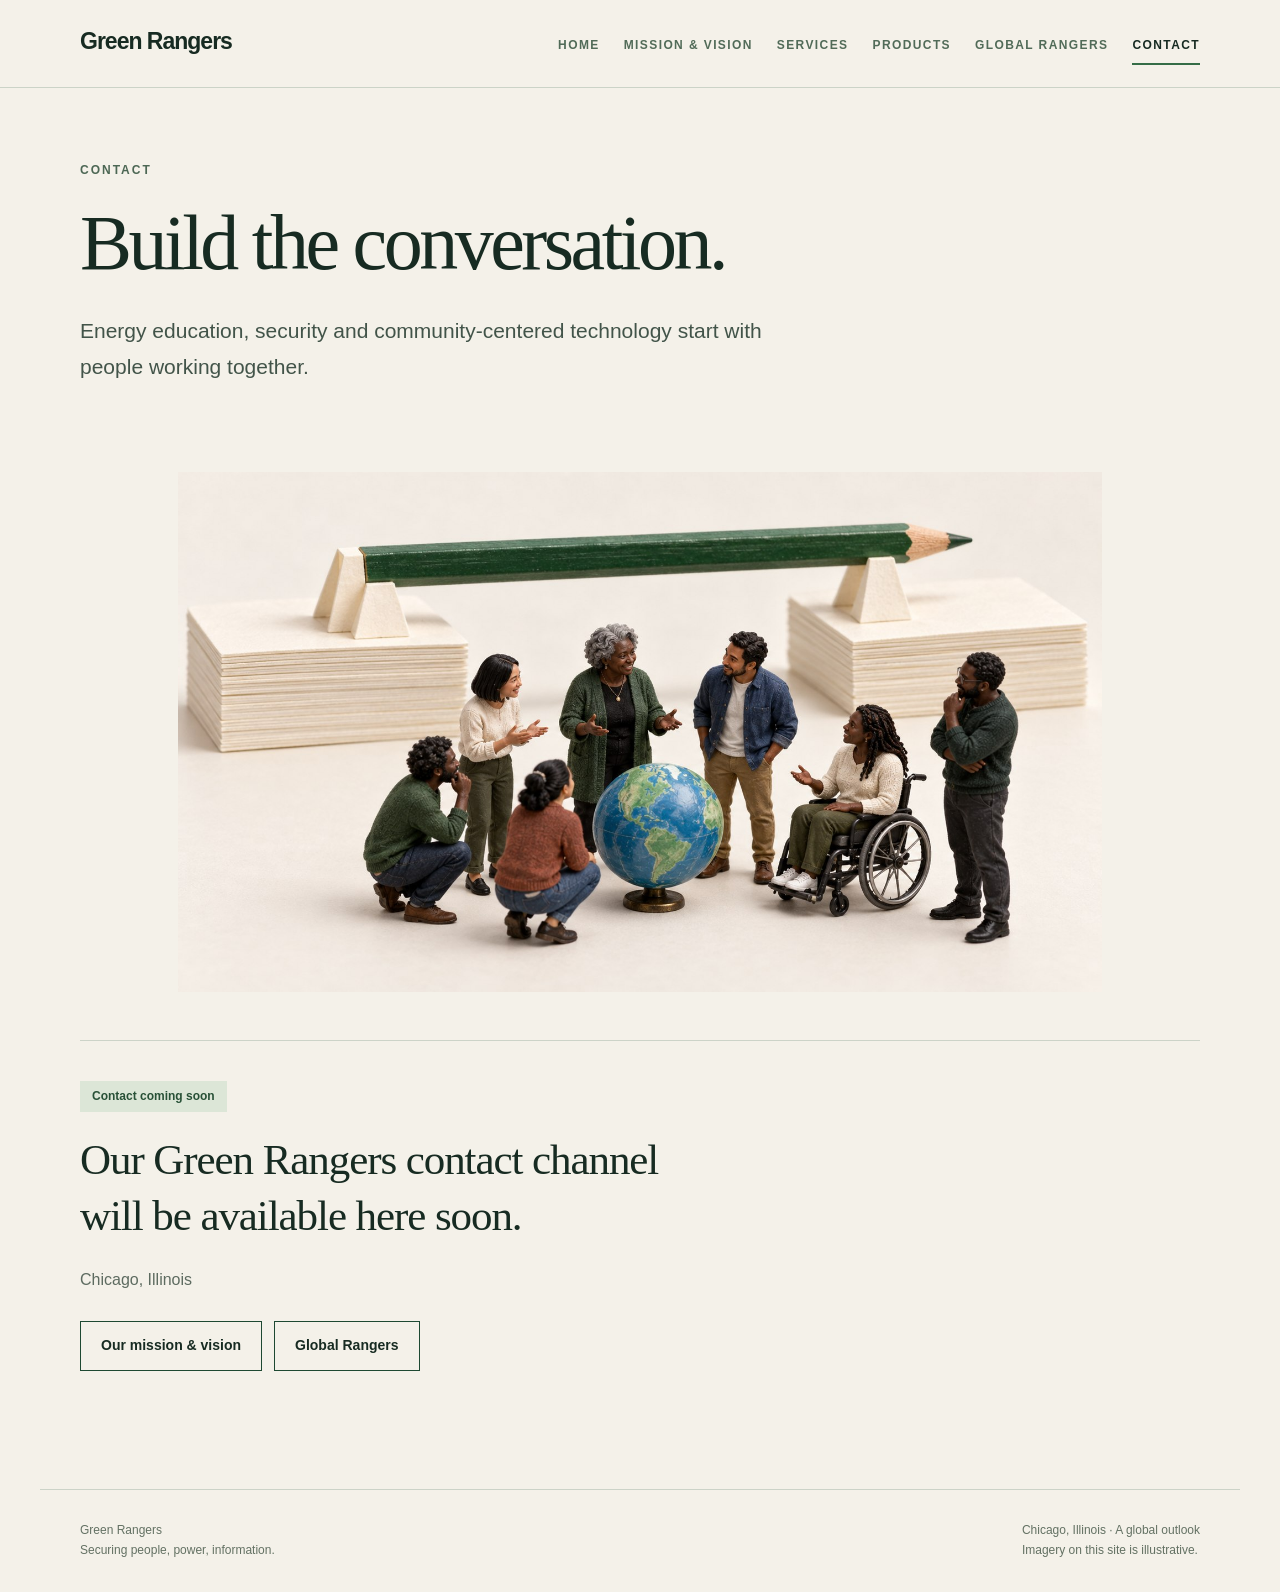
<file: 7-contact.html>
<!doctype html><html lang="en"><head><meta charset="utf-8">
<meta name="viewport" content="width=device-width,initial-scale=1"><meta name="robots" content="noindex,nofollow,noarchive"><title>Contact | Green Rangers</title><link rel="stylesheet" href="style.css"></head><body><header class="top"><nav class="wrap nav" aria-label="Main navigation"><a class='brand' href='/'>Green Rangers</a><div class="navlinks"><a href='/'>Home</a><a href='/mission'>Mission & Vision</a><a href='/services'>Services</a><a href='/products'>Products</a><a href='/liberia'>Global Rangers</a><a aria-current='page' href='/contact'>Contact</a></div></nav></header><main><div class="wrap"><section class="hero"><p class="eyebrow">Contact</p><h1>Build the conversation.</h1><p class="lead">Energy education, security and community-centered technology start with people working together.</p></section><figure class="wide contact-art"><img src="assets/connect.jpg" alt="Miniature illustration of a diverse group meeting beside a pencil bridge and a marble globe."></figure><section class="section contact-box"><span class="status">Contact coming soon</span><p class="statement">Our Green Rangers contact channel will be available here soon.</p><p class="muted">Chicago, Illinois</p><div class="buttons"><a class='button' href='/mission'>Our mission & vision</a><a class='button' href='/liberia'>Global Rangers</a></div></section></div></main><footer class="wrap footer"><p>Green Rangers<br>Securing people, power, information.</p><p>Chicago, Illinois · A global outlook<br>Imagery on this site is illustrative.</p></footer></body></html>
</file>
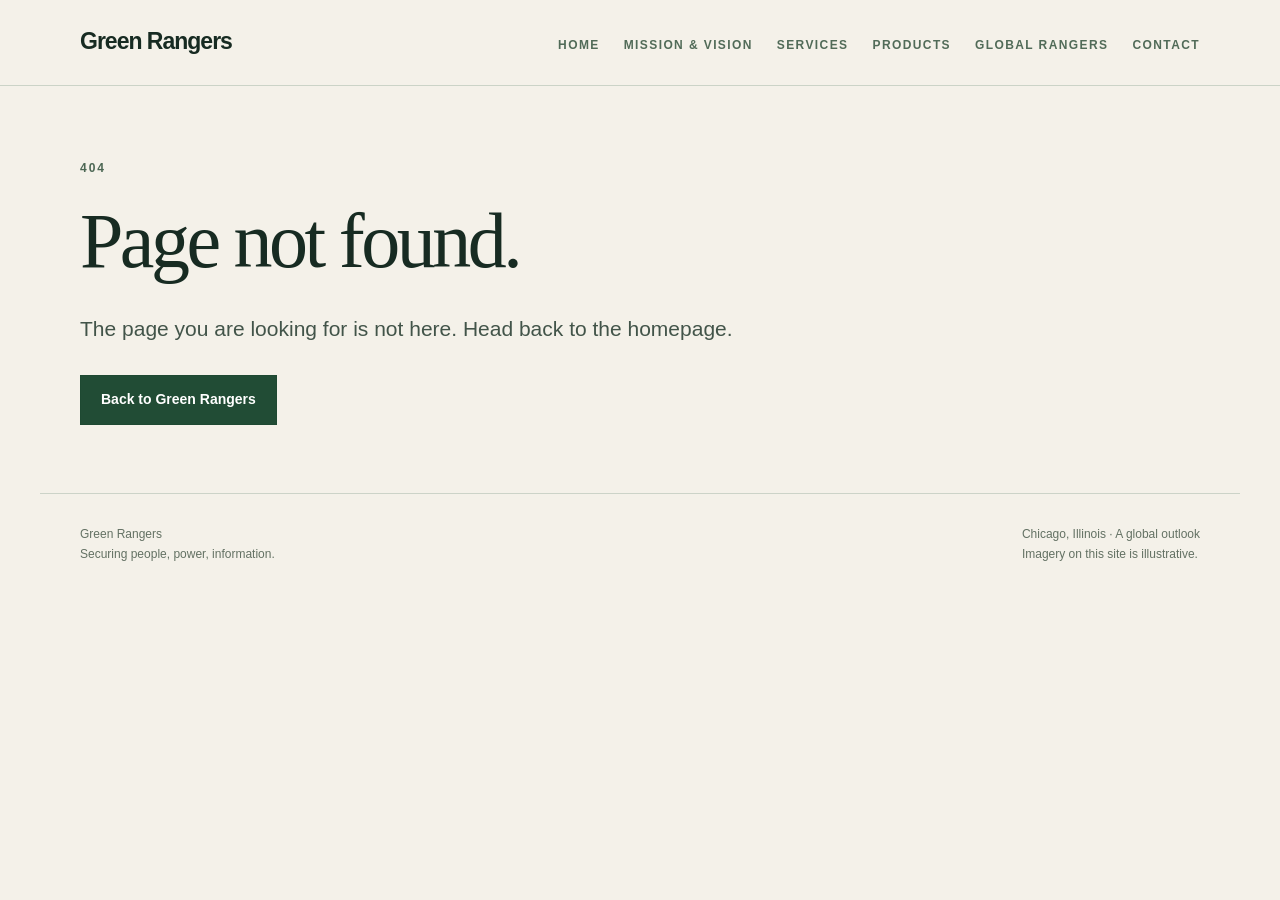
<file: 8-404.html>
<!doctype html><html lang="en"><head><meta charset="utf-8"><meta name="viewport" content="width=device-width,initial-scale=1"><meta name="robots" content="noindex,nofollow,noarchive"><title>Page not found | Green Rangers</title><link rel="stylesheet" href="style.css"></head><body><header class="top"><nav class="wrap nav" aria-label="Main navigation"><a class='brand' href='/'>Green Rangers</a><div class="navlinks"><a href='/'>Home</a><a href='/mission'>Mission & Vision</a><a href='/services'>Services</a><a href='/products'>Products</a><a href='/liberia'>Global Rangers</a><a href='/contact'>Contact</a></div></nav></header><main><div class="wrap"><section class="hero"><p class="eyebrow">404</p><h1>Page not found.</h1><p class="lead">The page you are looking for is not here. Head back to the homepage.</p><div class="buttons"><a class='button primary' href='/'>Back to Green Rangers</a></div></section></div></main><footer class="wrap footer"><p>Green Rangers<br>Securing people, power, information.</p><p>Chicago, Illinois · A global outlook<br>Imagery on this site is illustrative.</p></footer></body></html>
</file>
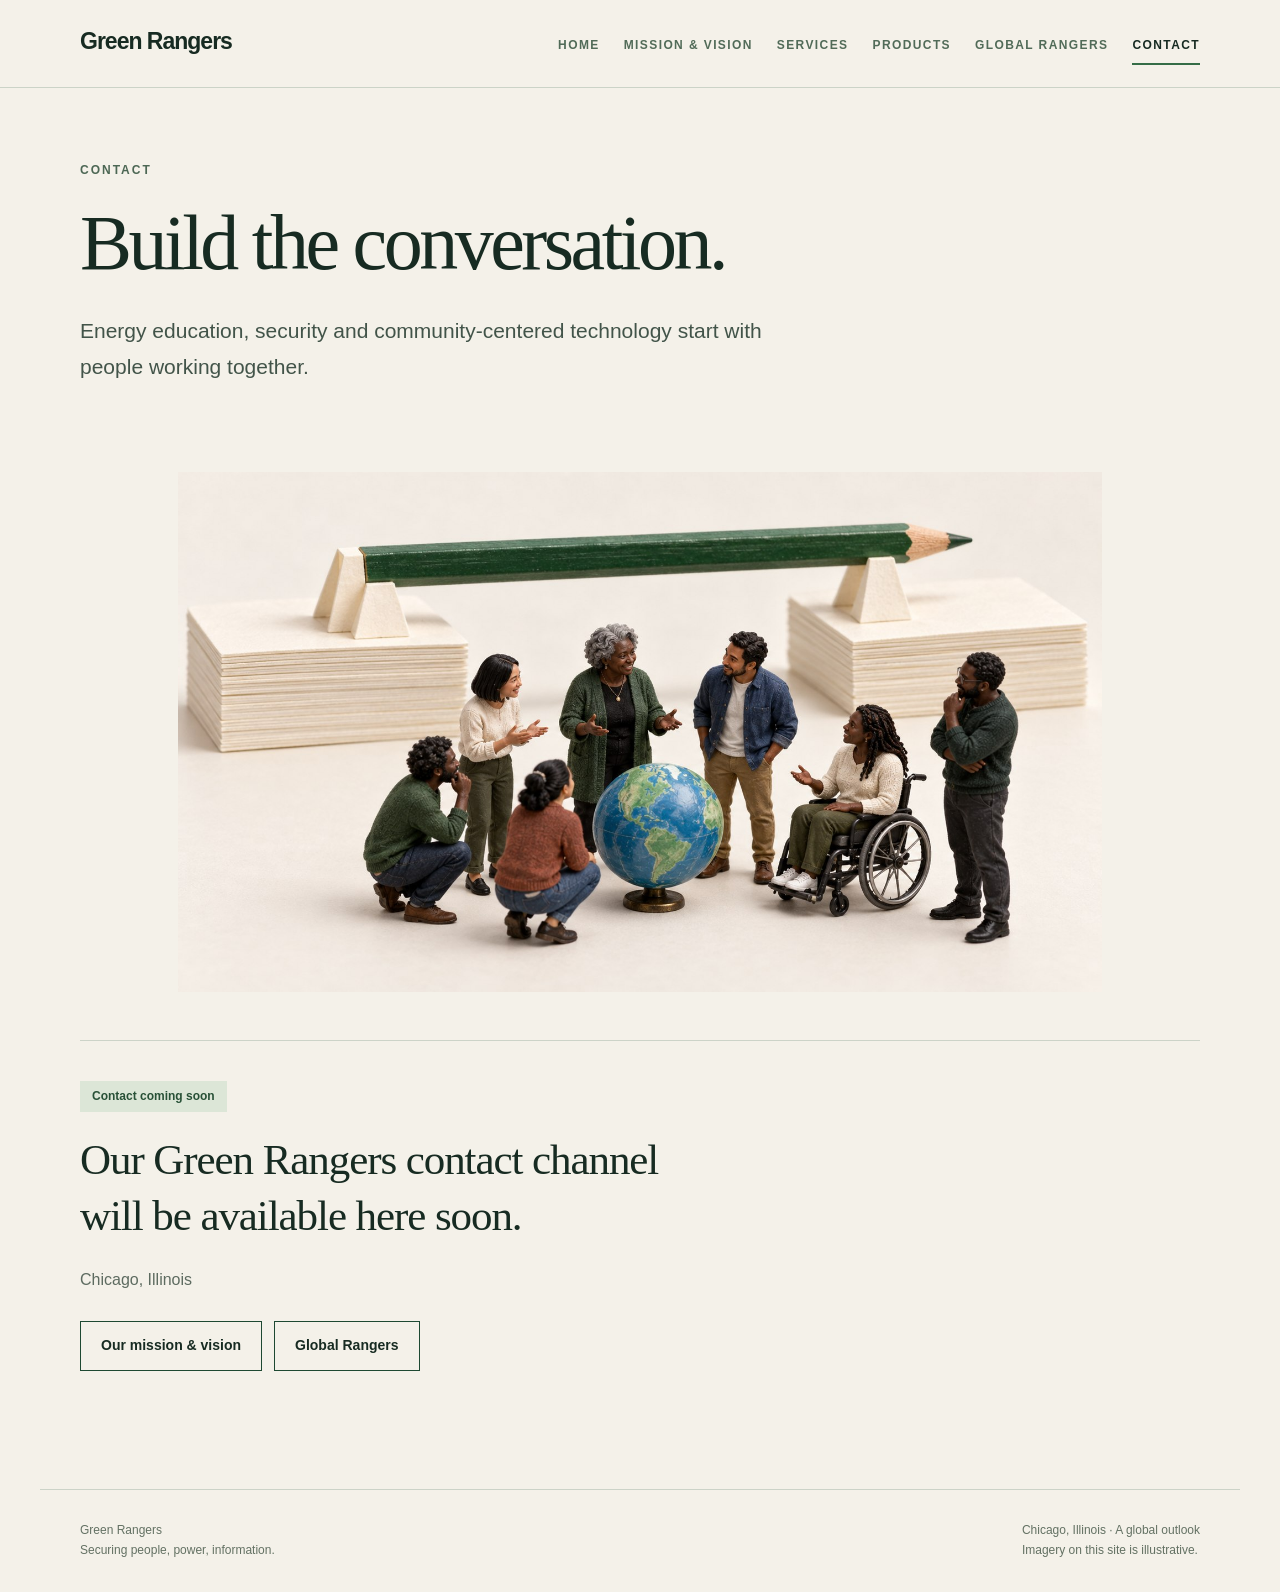
<file: contact.html>
<!doctype html><html lang="en"><head><meta charset="utf-8">
<meta name="viewport" content="width=device-width,initial-scale=1"><title>Contact | Green Rangers</title><link rel="stylesheet" href="style.css"></head><body><header class="top"><nav class="wrap nav" aria-label="Main navigation"><a class='brand' href='/'>Green Rangers</a><div class="navlinks"><a href='/'>Home</a><a href='/mission'>Mission & Vision</a><a href='/services'>Services</a><a href='/products'>Products</a><a href='/liberia'>Global Rangers</a><a aria-current='page' href='/contact'>Contact</a></div></nav></header><main><div class="wrap"><section class="hero"><p class="eyebrow">Contact</p><h1>Build the conversation.</h1><p class="lead">Energy education, security and community-centered technology start with people working together.</p></section><figure class="wide contact-art"><img src="assets/connect.jpg" alt="Miniature illustration of a diverse group meeting beside a pencil bridge and a marble globe."></figure><section class="section contact-box"><span class="status">Contact coming soon</span><p class="statement">Our Green Rangers contact channel will be available here soon.</p><p class="muted">Chicago, Illinois</p><div class="buttons"><a class='button' href='/mission'>Our mission & vision</a><a class='button' href='/liberia'>Global Rangers</a></div></section></div></main><footer class="wrap footer"><p>Green Rangers<br>Securing people, power, information.</p><p>Chicago, Illinois · A global outlook<br>Imagery on this site is illustrative.</p></footer></body></html>
</file>
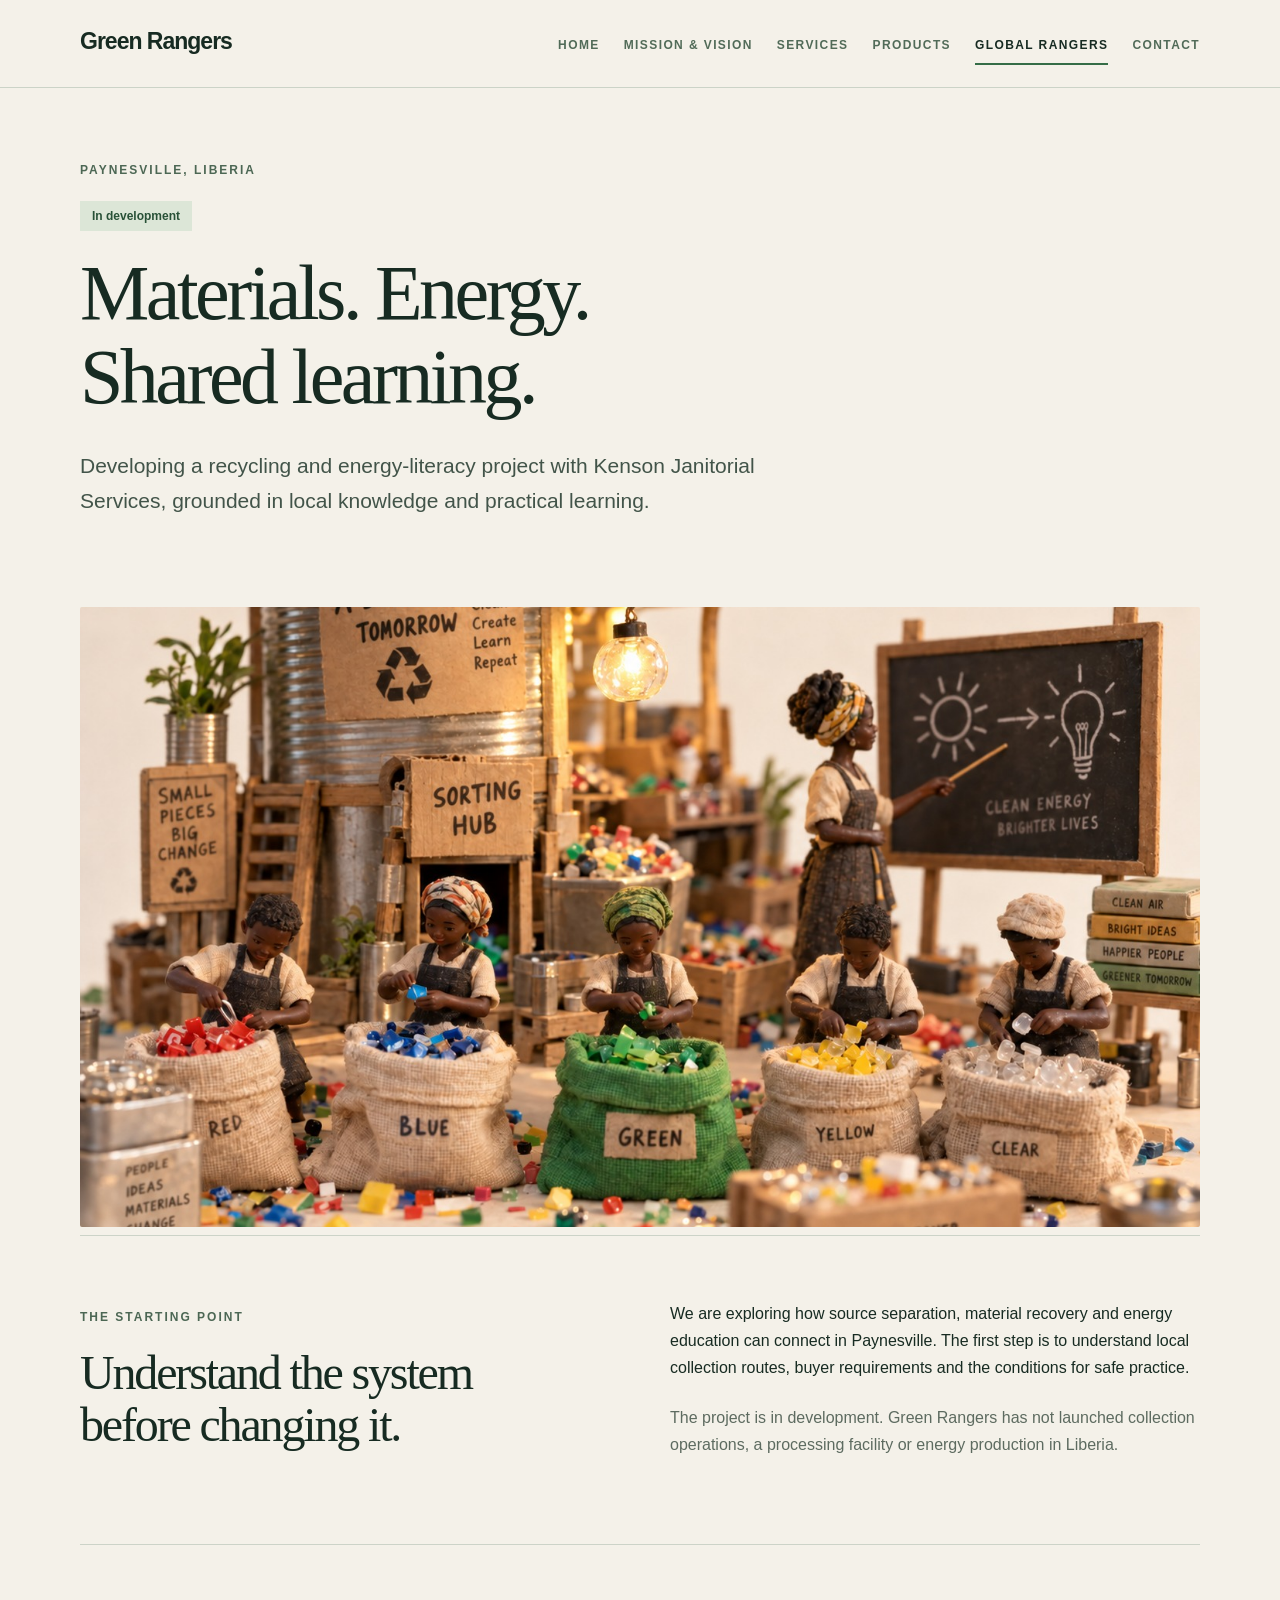
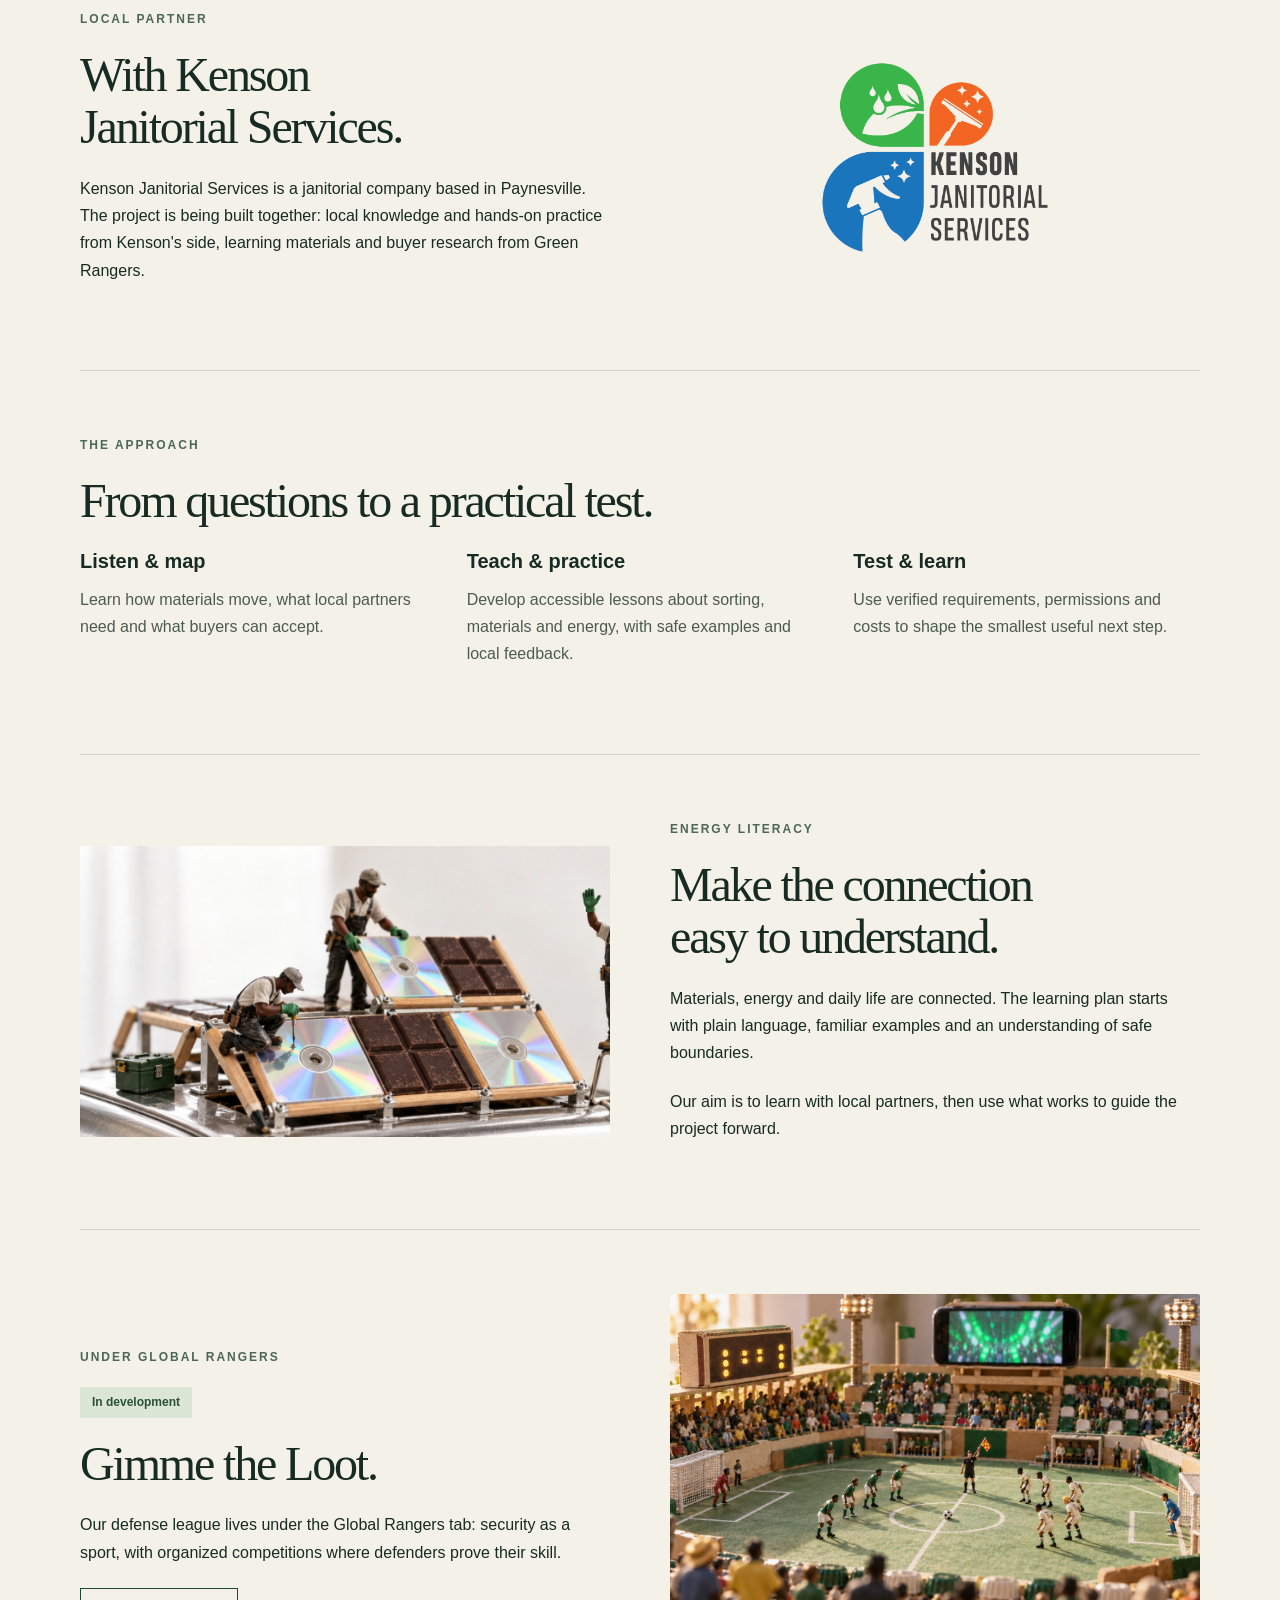
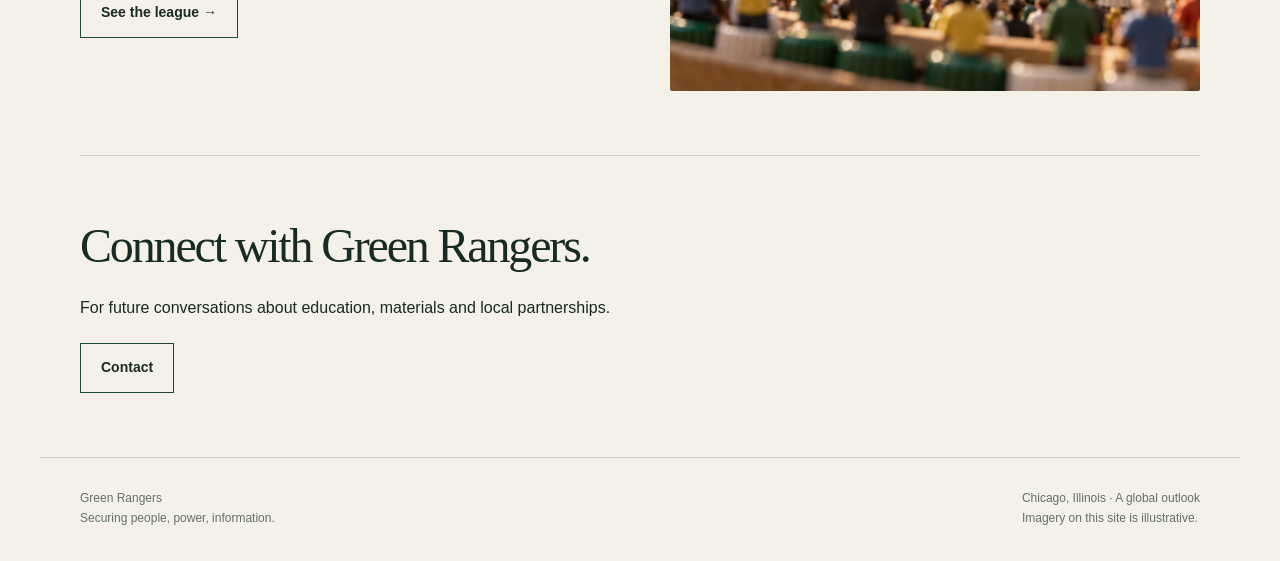
<file: liberia.html>
<!doctype html><html lang="en"><head><meta charset="utf-8">
<meta name="viewport" content="width=device-width,initial-scale=1"><title>Global Rangers | Green Rangers</title><link rel="stylesheet" href="style.css"></head><body><header class="top"><nav class="wrap nav" aria-label="Main navigation"><a class='brand' href='/'>Green Rangers</a><div class="navlinks"><a href='/'>Home</a><a href='/mission'>Mission & Vision</a><a href='/services'>Services</a><a href='/products'>Products</a><a aria-current='page' href='/liberia'>Global Rangers</a><a href='/contact'>Contact</a></div></nav></header><main><div class="wrap"><section class="hero"><p class="eyebrow">Paynesville, Liberia</p><span class="status">In development</span><h1>Materials. Energy.<br>Shared learning.</h1><p class="lead">Developing a recycling and energy-literacy project with Kenson Janitorial Services, grounded in local knowledge and practical learning.</p></section><figure class="wide"><img src="assets/liberia.jpg" alt="Miniature illustration of a clean-material sorting and energy-learning scene."></figure><section class="section split"><div><p class="eyebrow">The starting point</p><h2>Understand the system<br>before changing it.</h2></div><div><p>We are exploring how source separation, material recovery and energy education can connect in Paynesville. The first step is to understand local collection routes, buyer requirements and the conditions for safe practice.</p><p class="muted">The project is in development. Green Rangers has not launched collection operations, a processing facility or energy production in Liberia.</p></div></section><section class="section split"><div><p class="eyebrow">Local partner</p><h2>With Kenson<br>Janitorial Services.</h2><p>Kenson Janitorial Services is a janitorial company based in Paynesville. The project is being built together: local knowledge and hands-on practice from Kenson's side, learning materials and buyer research from Green Rangers.</p></div><figure class="logo"><img src="assets/kjs-logo.png" alt="Kenson Janitorial Services logo."></figure></section><section class="section"><p class="eyebrow">The approach</p><h2>From questions to a practical test.</h2><div class="grid"><article><h3>Listen & map</h3><p>Learn how materials move, what local partners need and what buyers can accept.</p></article><article><h3>Teach & practice</h3><p>Develop accessible lessons about sorting, materials and energy, with safe examples and local feedback.</p></article><article><h3>Test & learn</h3><p>Use verified requirements, permissions and costs to shape the smallest useful next step.</p></article></div></section><section class="section split"><figure class=""><img src="assets/solar.jpg" alt="Miniature illustration of an imagined solar crew working with everyday objects."></figure><div><p class="eyebrow">Energy literacy</p><h2>Make the connection<br>easy to understand.</h2><p>Materials, energy and daily life are connected. The learning plan starts with plain language, familiar examples and an understanding of safe boundaries.</p><p>Our aim is to learn with local partners, then use what works to guide the project forward.</p></div></section><section class="section split"><div><p class="eyebrow">Under Global Rangers</p><span class="status">In development</span><h2>Gimme the Loot.</h2><p>Our defense league lives under the Global Rangers tab: security as a sport, with organized competitions where defenders prove their skill.</p><a class='button' href='/gimme-the-loot'>See the league &rarr;</a></div><figure class=""><img src="assets/league.jpg" alt="Miniature illustration of two tiny teams facing off in a model stadium, with a phone screen as the scoreboard."></figure></section><section class="section"><h2>Connect with Green Rangers.</h2><p>For future conversations about education, materials and local partnerships.</p><a class='button' href='/contact'>Contact</a></section></div></main><footer class="wrap footer"><p>Green Rangers<br>Securing people, power, information.</p><p>Chicago, Illinois · A global outlook<br>Imagery on this site is illustrative.</p></footer></body></html>
</file>
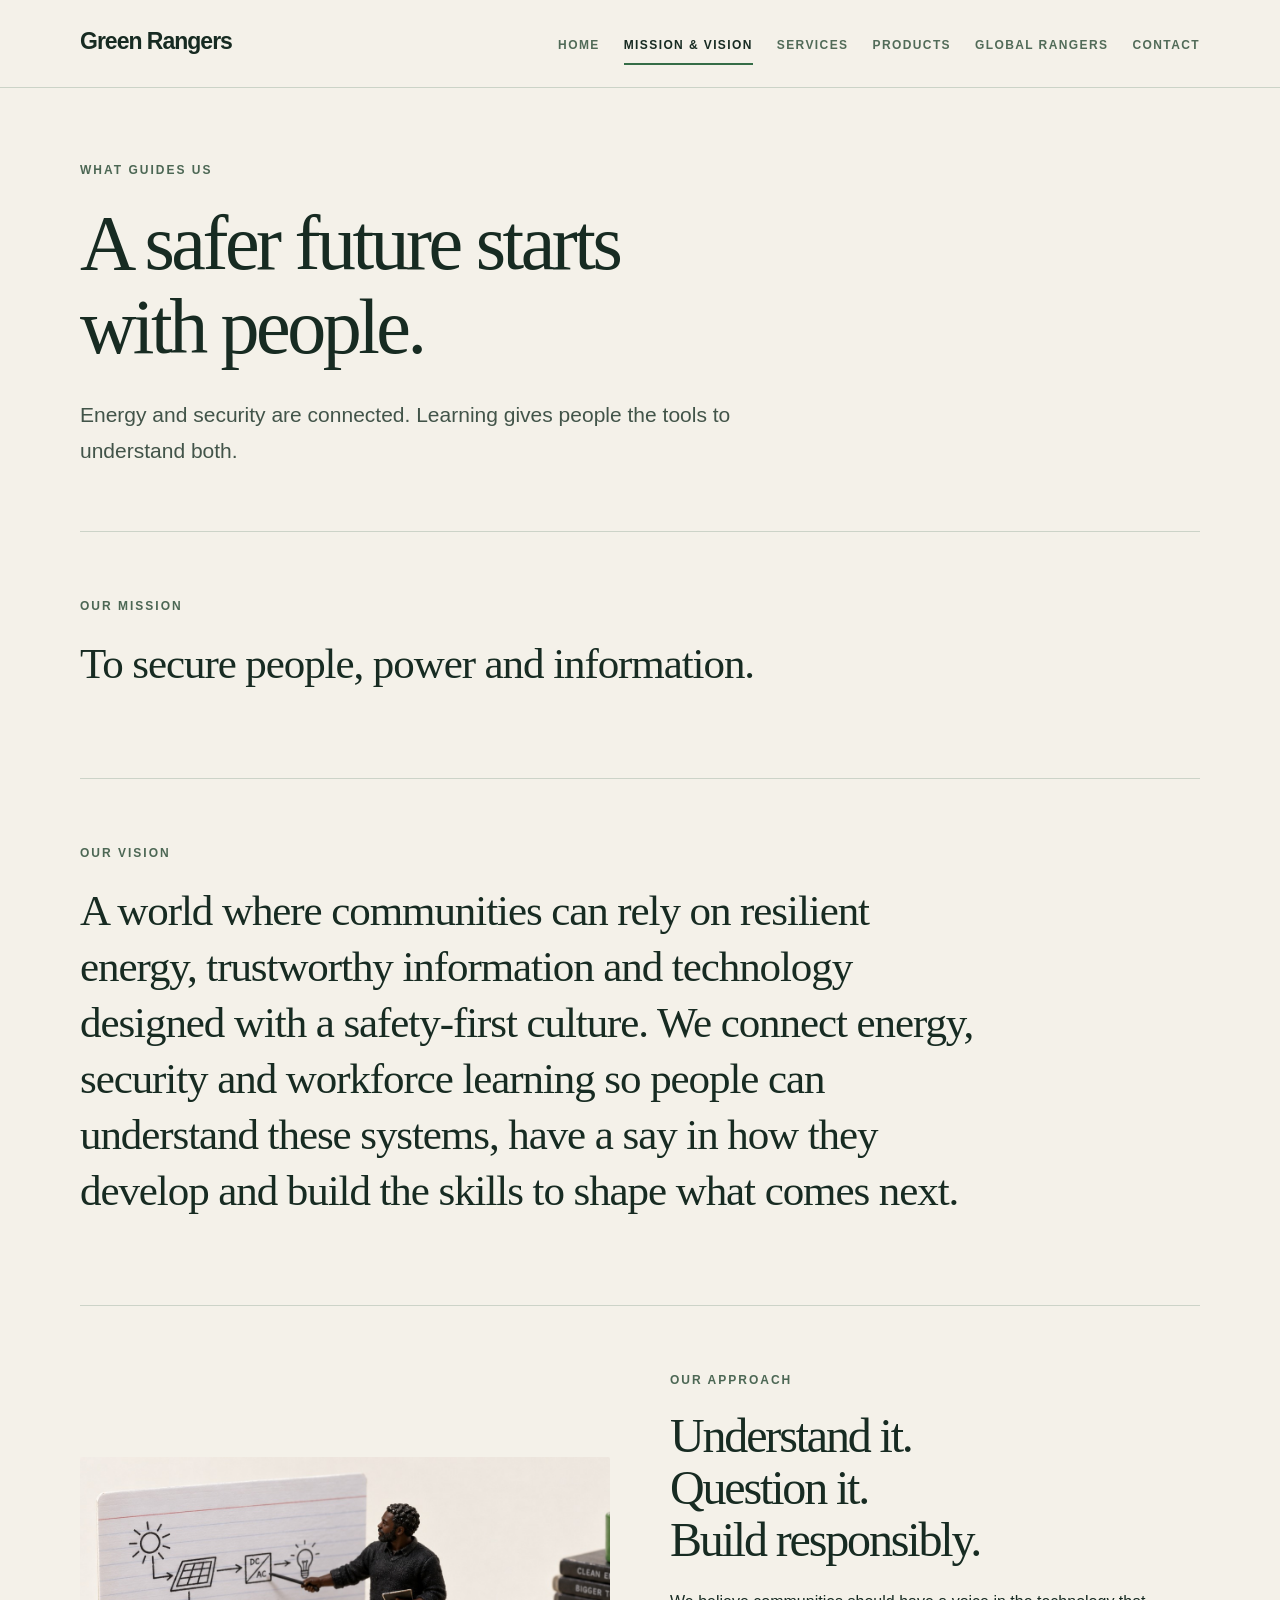
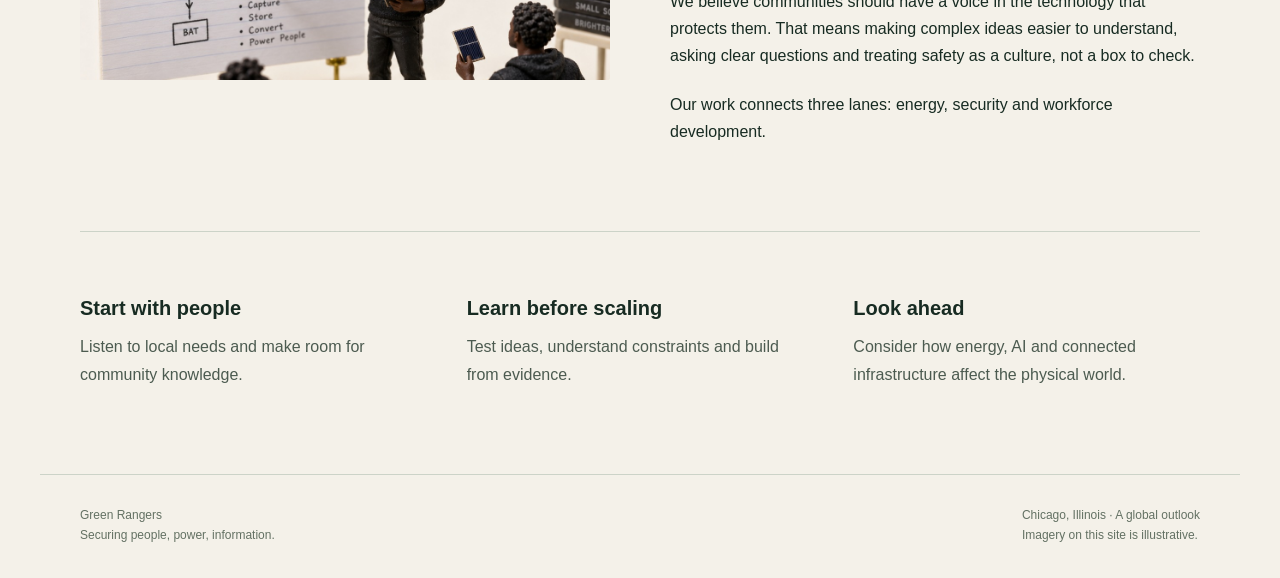
<file: mission.html>
<!doctype html><html lang="en"><head><meta charset="utf-8">
<meta name="viewport" content="width=device-width,initial-scale=1"><title>Mission & Vision | Green Rangers</title><link rel="stylesheet" href="style.css"></head><body><header class="top"><nav class="wrap nav" aria-label="Main navigation"><a class='brand' href='/'>Green Rangers</a><div class="navlinks"><a href='/'>Home</a><a aria-current='page' href='/mission'>Mission & Vision</a><a href='/services'>Services</a><a href='/products'>Products</a><a href='/liberia'>Global Rangers</a><a href='/contact'>Contact</a></div></nav></header><main><div class="wrap"><section class="hero"><p class="eyebrow">What guides us</p><h1>A safer future starts<br>with people.</h1><p class="lead">Energy and security are connected. Learning gives people the tools to understand both.</p></section><section class="section"><p class="eyebrow">Our mission</p><p class="statement">To secure people, power and information.</p></section><section class="section"><p class="eyebrow">Our vision</p><p class="statement">A world where communities can rely on resilient energy, trustworthy information and technology designed with a safety-first culture. We connect energy, security and workforce learning so people can understand these systems, have a say in how they develop and build the skills to shape what comes next.</p></section><section class="section split"><figure class=""><img src="assets/training.jpg" alt="Miniature illustration of an educator and learners discussing solar energy."></figure><div><p class="eyebrow">Our approach</p><h2>Understand it.<br>Question it.<br>Build responsibly.</h2><p>We believe communities should have a voice in the technology that protects them. That means making complex ideas easier to understand, asking clear questions and treating safety as a culture, not a box to check.</p><p>Our work connects three lanes: energy, security and workforce development.</p></div></section><section class="section grid"><article><h3>Start with people</h3><p>Listen to local needs and make room for community knowledge.</p></article><article><h3>Learn before scaling</h3><p>Test ideas, understand constraints and build from evidence.</p></article><article><h3>Look ahead</h3><p>Consider how energy, AI and connected infrastructure affect the physical world.</p></article></section></div></main><footer class="wrap footer"><p>Green Rangers<br>Securing people, power, information.</p><p>Chicago, Illinois · A global outlook<br>Imagery on this site is illustrative.</p></footer></body></html>
</file>
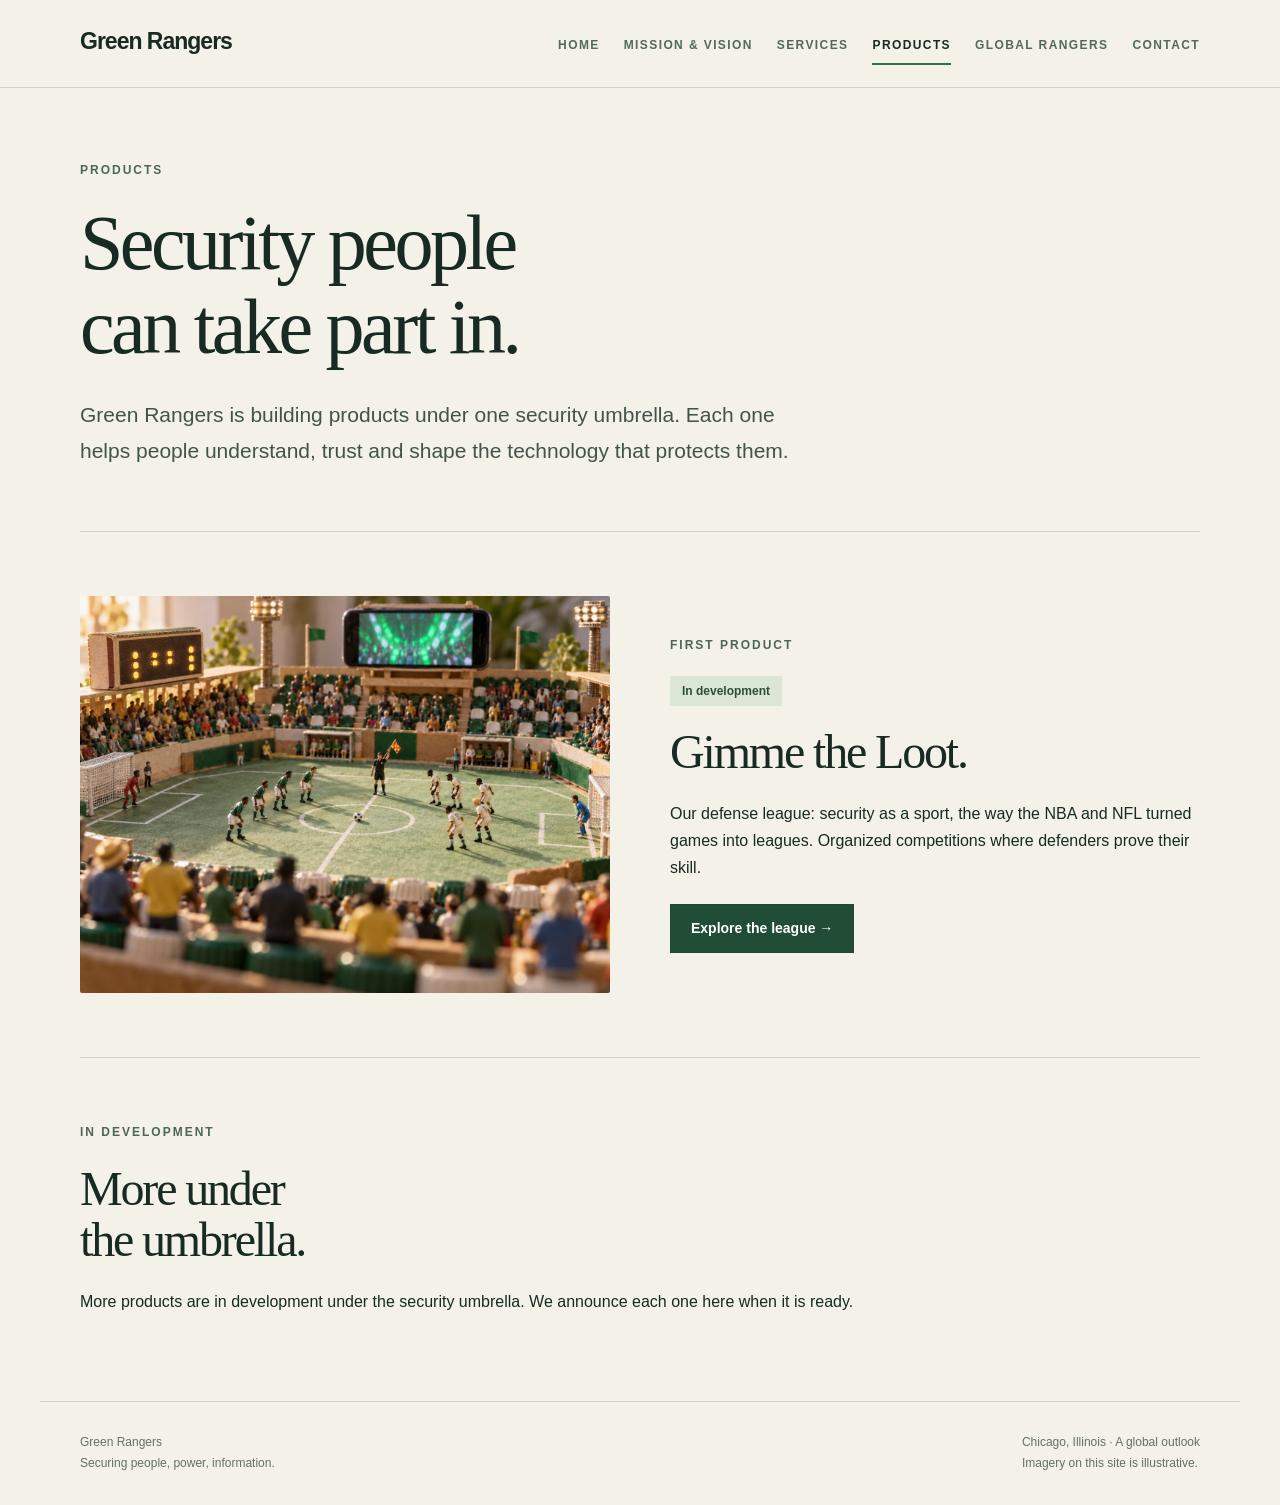
<file: products.html>
<!doctype html><html lang="en"><head><meta charset="utf-8">
<meta name="viewport" content="width=device-width,initial-scale=1"><title>Products | Green Rangers</title><link rel="stylesheet" href="style.css"></head><body><header class="top"><nav class="wrap nav" aria-label="Main navigation"><a class='brand' href='/'>Green Rangers</a><div class="navlinks"><a href='/'>Home</a><a href='/mission'>Mission & Vision</a><a href='/services'>Services</a><a aria-current='page' href='/products'>Products</a><a href='/liberia'>Global Rangers</a><a href='/contact'>Contact</a></div></nav></header><main><div class="wrap"><section class="hero"><p class="eyebrow">Products</p><h1>Security people<br>can take part in.</h1><p class="lead">Green Rangers is building products under one security umbrella. Each one helps people understand, trust and shape the technology that protects them.</p></section><section class="section split"><figure class=""><img src="assets/league.jpg" alt="Miniature illustration of two tiny teams facing off in a model stadium, with a phone screen as the scoreboard."></figure><div><p class="eyebrow">First product</p><span class="status">In development</span><h2>Gimme the Loot.</h2><p>Our defense league: security as a sport, the way the NBA and NFL turned games into leagues. Organized competitions where defenders prove their skill.</p><a class='button primary' href='/gimme-the-loot'>Explore the league &rarr;</a></div></section><section class="section"><p class="eyebrow">In development</p><h2>More under<br>the umbrella.</h2><p>More products are in development under the security umbrella. We announce each one here when it is ready.</p></section></div></main><footer class="wrap footer"><p>Green Rangers<br>Securing people, power, information.</p><p>Chicago, Illinois · A global outlook<br>Imagery on this site is illustrative.</p></footer></body></html>
</file>
<file: style.css>
*{box-sizing:border-box}html{scroll-behavior:smooth}body{margin:0;background:#f4f1e9;color:#172b22;font:16px/1.7 Arial,Helvetica,sans-serif}a{color:inherit}a:focus-visible{outline:3px solid #417a54;outline-offset:5px}.wrap{max-width:1200px;margin:auto;padding:0 40px}.top{border-bottom:1px solid #cbd3c7}.nav{display:flex;align-items:baseline;justify-content:space-between;gap:32px;padding-top:22px;padding-bottom:22px}.brand{text-decoration:none;font-weight:750;font-size:23px;letter-spacing:-1px}.navlinks{display:flex;gap:24px;flex-wrap:nowrap}.navlinks a{text-decoration:none;font-size:12px;font-weight:700;letter-spacing:1.4px;text-transform:uppercase;color:#516b58;padding:8px 0;white-space:nowrap}.navlinks a[aria-current=page]{color:#172b22;border-bottom:2px solid #356d47}.navlinks a:hover{color:#172b22}.hero{padding-top:72px;padding-bottom:40px}.eyebrow{text-transform:uppercase;letter-spacing:2px;font-size:12px;font-weight:700;color:#4c6754;margin:0 0 20px}h1,h2{font-family:Georgia,serif;font-weight:400;letter-spacing:-.045em;line-height:1.08}h1{font-size:clamp(42px,6.3vw,78px);max-width:900px;margin:0 0 28px}h2{font-size:clamp(31px,4vw,48px);margin:0 0 22px}h3{font-size:20px;line-height:1.25;margin:0 0 12px}p{margin:0 0 22px}.lead{font-size:21px;max-width:740px;color:#425449}.body{max-width:700px}.buttons{display:flex;flex-wrap:wrap;gap:12px;margin:28px 0}.button{display:inline-block;border:1px solid #1e4932;padding:12px 20px;text-decoration:none;font-size:14px;font-weight:700}.button.primary{background:#214c35;color:#fff}.wide{padding:26px 0 8px}figure{margin:0}img{display:block;width:100%;height:auto;border-radius:2px}.wide img{max-height:620px;object-fit:cover}figcaption{font-size:11px;color:#6c786b;padding:8px 0}.section{padding-top:64px;padding-bottom:64px;border-top:1px solid #ccd3c8}.grid{display:grid;grid-template-columns:repeat(3,1fr);gap:40px}.grid p{color:#4c5b50}.split{display:grid;grid-template-columns:1fr 1fr;gap:60px;align-items:center}.split img{max-height:530px;object-fit:cover}.statement{font:clamp(27px,3.5vw,43px)/1.3 Georgia,serif;letter-spacing:-.025em;max-width:900px}.status{display:inline-block;background:#dce6d7;color:#285137;padding:5px 12px;font-size:12px;font-weight:700;margin-bottom:20px}.muted{color:#5d6b60}.footer{border-top:1px solid #ccd3c8;padding-top:30px;padding-bottom:32px;display:flex;justify-content:space-between;gap:20px;color:#637163;font-size:12px}.footer p{margin:0}.contact-box{padding:40px 0 90px}.contact-box .statement{max-width:650px}@media(max-width:700px){.wrap{padding-left:24px;padding-right:24px}.nav{display:block;padding-top:18px;padding-bottom:14px}.navlinks{gap:8px 16px;flex-wrap:wrap;margin-top:10px}.navlinks a{font-size:11px;letter-spacing:1px}.brand{font-size:22px}.hero{padding-top:44px;padding-bottom:28px}.lead{font-size:18px}.grid,.split{grid-template-columns:1fr;gap:28px}.section{padding-top:42px;padding-bottom:42px}.wide{padding-top:4px}.wide img{max-height:none}.footer{display:block}.footer p+p{margin-top:10px}.button{padding:11px 16px}.contact-box{padding-bottom:60px}}
.focus-art{margin:0 0 24px}.focus-art img{aspect-ratio:4/3;object-fit:cover}.contact-art{padding-bottom:48px}.contact-art img{max-height:520px;object-fit:contain}
.logo{display:flex;justify-content:center;align-items:center}.logo img{width:auto;max-width:240px;max-height:none;aspect-ratio:auto;object-fit:contain;border-radius:0}
</file>
